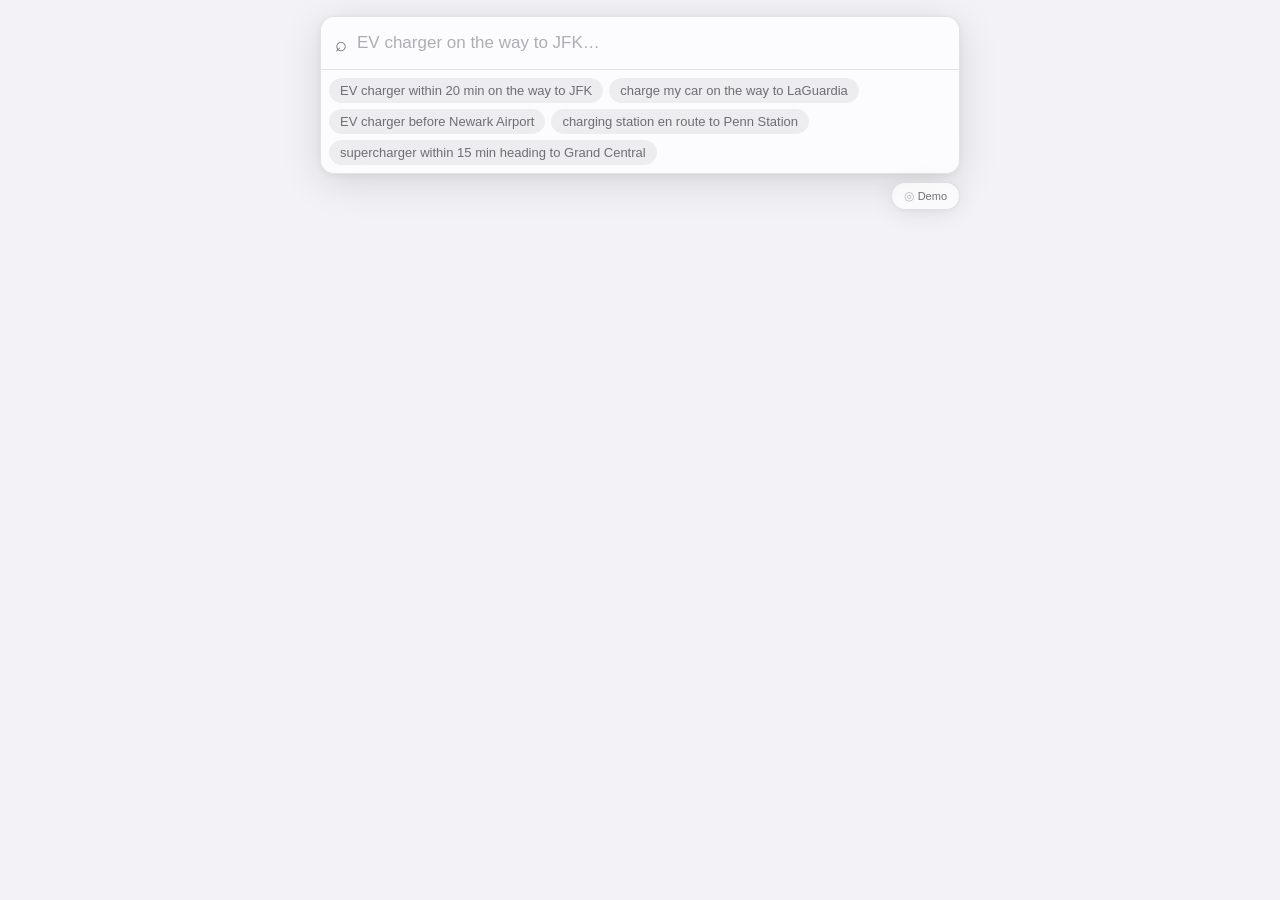
<file: hereabouts/index.html>
<!doctype html>
<html lang="en">
  <head>
    <meta charset="UTF-8" />
    <meta name="viewport" content="width=device-width, initial-scale=1.0" />
    <title>Hereabouts</title>
    <!--
      Content-Security-Policy:
      - No inline scripts (nonce-based would be needed in prod; Vite injects scripts as modules)
      - No external fonts or CDNs at runtime
      - connect-src restricted to self + the local proxy (port 3001)
      - No map tile CDN: tiles come from the bundled PMTiles file
    -->
    <meta
      http-equiv="Content-Security-Policy"
      content="
        default-src 'self';
        script-src 'self' https://cdn.apple-mapkit.com;
        style-src 'self' 'unsafe-inline';
        img-src 'self' blob: data: https://*.apple.com https://cdn.apple-mapkit.com;
        font-src 'self';
        connect-src 'self' http://localhost:3001 https://*.apple.com https://*.apple-mapkit.com https://cdn.apple-mapkit.com;
        worker-src 'self' blob:;
        child-src blob:;
        object-src 'none';
        base-uri 'self';
      "
    />
    <link rel="icon" href="/favicon.svg" type="image/svg+xml" />
    <script type="module" crossorigin src="/hereabouts/assets/index-DkI21TfC.js"></script>
    <link rel="stylesheet" crossorigin href="/hereabouts/assets/index-DM3-ayQO.css">
  </head>
  <body>
    <div id="root"></div>
  </body>
</html>
</file>
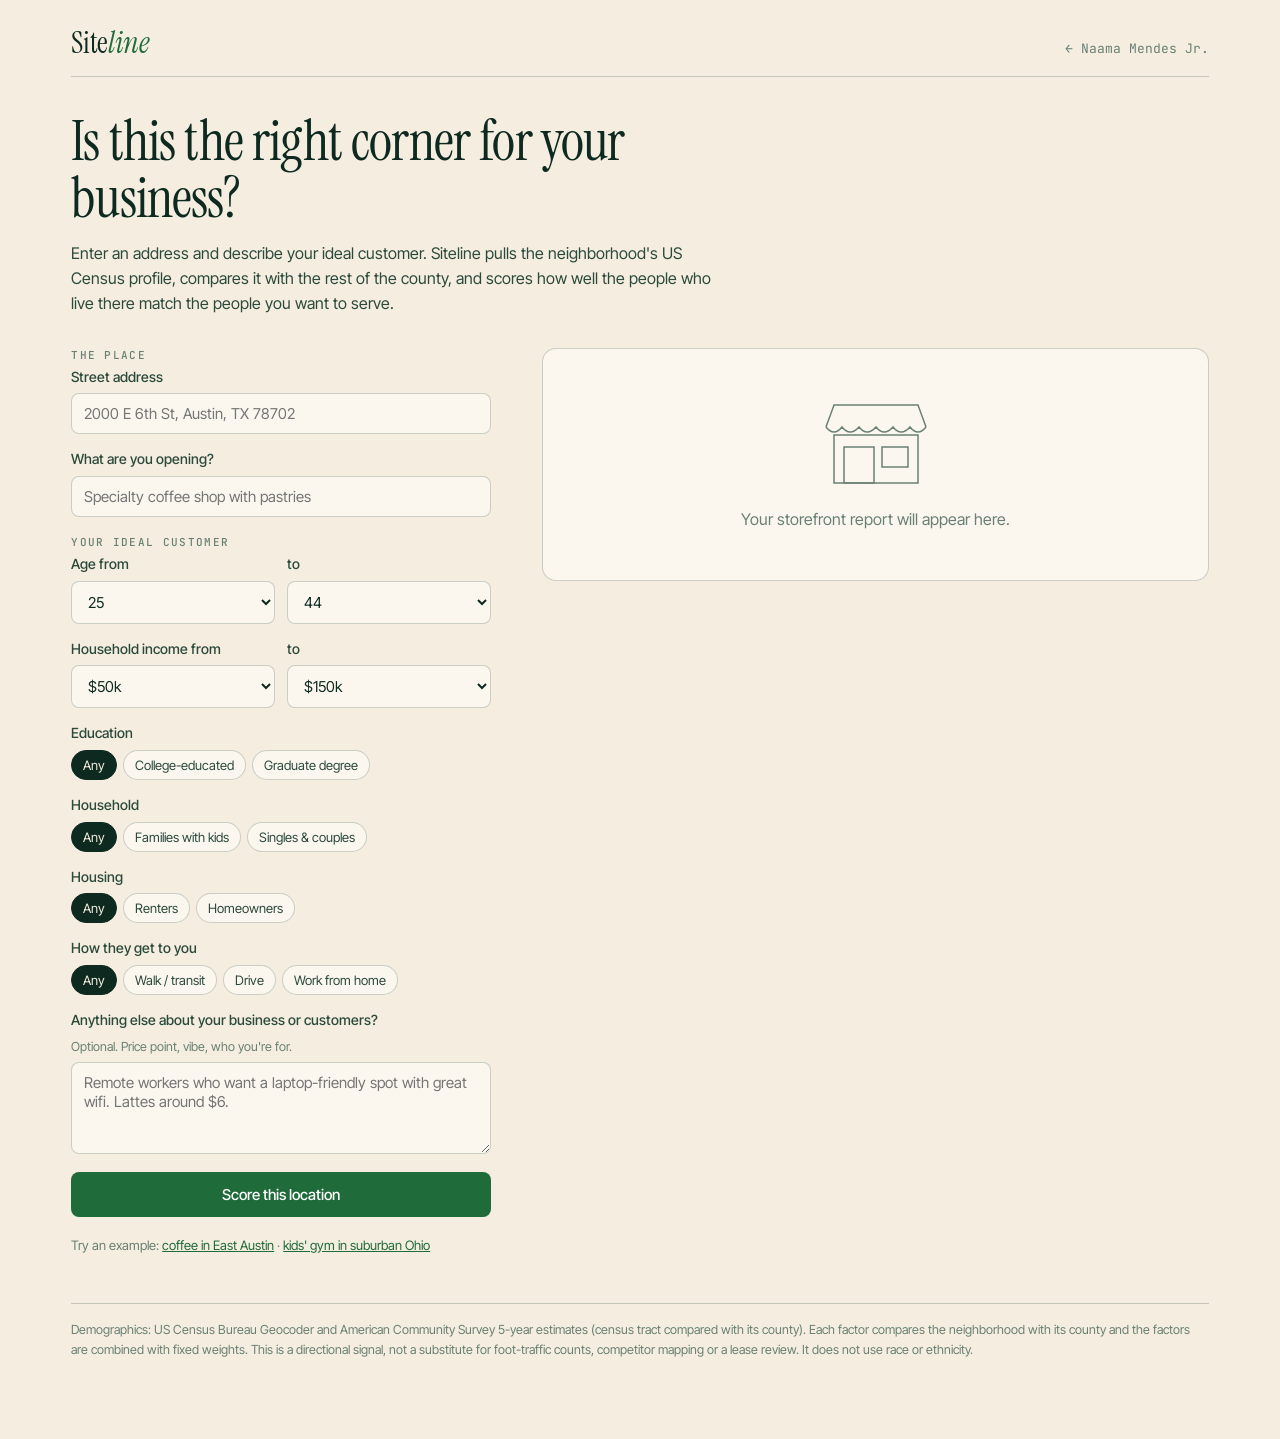
<file: siteline/index.html>
<!doctype html>
<html lang="en">
<head>
<meta charset="UTF-8" />
<meta name="viewport" content="width=device-width, initial-scale=1.0" />
<title>Siteline</title>
<meta name="description" content="Score how well a street address fits your business's ideal customer, using US Census data and the Jev decision model." />
<link rel="preconnect" href="https://fonts.googleapis.com" />
<link rel="preconnect" href="https://fonts.gstatic.com" crossorigin />
<link href="https://fonts.googleapis.com/css2?family=Instrument+Serif:ital@0;1&family=Inter+Tight:wght@300;400;500;600&family=JetBrains+Mono:wght@400;500&display=swap" rel="stylesheet" />
<style>
  :root {
    --bg: #f4ede0; --bg-2: #ece2cc; --card: #fbf7ef;
    --ink: #0e2a20; --ink-2: #2c4a3c; --ink-3: #6a8074;
    --rule: rgba(14,42,32,.20); --rule-soft: rgba(14,42,32,.09);
    --accent: #1f6b3a; --accent-2: #002677; --accent-3: #d6a516; --bad: #a33a2a;
    --hilite: rgba(31,107,58,.14);
    --serif: "Instrument Serif", "Times New Roman", serif;
    --sans: "Inter Tight", "Helvetica Neue", Arial, sans-serif;
    --mono: "JetBrains Mono", ui-monospace, Menlo, monospace;
    color-scheme: light;
  }
  @media (prefers-color-scheme: dark) {
    :root:not([data-theme="light"]) {
      --bg: #07140f; --bg-2: #0e2018; --card: #0b1b14;
      --ink: #f2e9d2; --ink-2: #d6cdb6; --ink-3: #8ea394;
      --rule: rgba(242,233,210,.18); --rule-soft: rgba(242,233,210,.08);
      --accent: #5fc88a; --accent-2: #5b8aff; --accent-3: #ffd840; --bad: #f08a76;
      --hilite: rgba(95,200,138,.16); color-scheme: dark;
    }
  }
  :root[data-theme="dark"] {
    --bg: #07140f; --bg-2: #0e2018; --card: #0b1b14;
    --ink: #f2e9d2; --ink-2: #d6cdb6; --ink-3: #8ea394;
    --rule: rgba(242,233,210,.18); --rule-soft: rgba(242,233,210,.08);
    --accent: #5fc88a; --accent-2: #5b8aff; --accent-3: #ffd840; --bad: #f08a76;
    --hilite: rgba(95,200,138,.16); color-scheme: dark;
  }
  * { box-sizing: border-box; }
  html, body { margin: 0; }
  body {
    background: var(--bg); color: var(--ink); font: 16px/1.55 var(--sans);
    -webkit-font-smoothing: antialiased;
  }
  a { color: inherit; }
  .wrap { max-width: 1240px; margin: 0 auto; padding: 28px clamp(16px, 4vw, 56px) 80px; }
  header.top { display: flex; justify-content: space-between; align-items: baseline; gap: 16px; padding-bottom: 18px; border-bottom: 1px solid var(--rule); }
  .brand { font: 400 30px/1 var(--serif); letter-spacing: -.01em; }
  .brand em { color: var(--accent); }
  .back { font: 13px var(--mono); color: var(--ink-3); text-decoration: none; }
  .back:hover { color: var(--ink); }
  .intro { max-width: 640px; margin: 36px 0 32px; }
  .intro h1 { font: 400 clamp(36px, 5vw, 56px)/1.02 var(--serif); margin: 0 0 14px; letter-spacing: -.015em; }
  .intro p { color: var(--ink-2); margin: 0; }
  .grid { display: grid; grid-template-columns: minmax(0, 420px) minmax(0, 1fr); gap: clamp(24px, 4vw, 56px); align-items: start; }
  @media (max-width: 880px) { .grid { grid-template-columns: 1fr; } }

  form { display: grid; gap: 18px; }
  fieldset { border: 0; padding: 0; margin: 0; display: grid; gap: 14px; }
  legend { font: 500 11px var(--mono); letter-spacing: .12em; text-transform: uppercase; color: var(--ink-3); padding: 0 0 4px; }
  label { display: grid; gap: 6px; font-size: 14px; font-weight: 500; color: var(--ink-2); }
  input[type=text], select, textarea {
    font: 15px var(--sans); color: var(--ink); background: var(--card);
    border: 1px solid var(--rule); border-radius: 8px; padding: 10px 12px; width: 100%;
  }
  textarea { min-height: 92px; resize: vertical; }
  input:focus-visible, select:focus-visible, textarea:focus-visible, button:focus-visible { outline: 2px solid var(--accent); outline-offset: 1px; }
  .row { display: grid; grid-template-columns: 1fr 1fr; gap: 12px; }
  .hint { font-weight: 400; font-size: 12.5px; color: var(--ink-3); }
  .chips { display: flex; flex-wrap: wrap; gap: 6px; }
  .chips input { position: absolute; opacity: 0; pointer-events: none; }
  .chips label { display: inline-block; font: 400 13px var(--sans); padding: 6px 11px; border: 1px solid var(--rule); border-radius: 999px; cursor: pointer; background: var(--card); color: var(--ink-2); }
  .chips input:checked + label { background: var(--ink); color: var(--bg); border-color: var(--ink); }
  .chips input:focus-visible + label { outline: 2px solid var(--accent); outline-offset: 1px; }
  .chip-group { display: grid; gap: 6px; }
  .chip-group > span { font-size: 14px; font-weight: 500; color: var(--ink-2); }
  button.go {
    font: 500 15px var(--sans); background: var(--accent); color: #fff; border: 0; border-radius: 8px;
    padding: 13px 18px; cursor: pointer; display: inline-flex; justify-content: center; align-items: center; gap: 10px;
  }
  :root[data-theme="dark"] button.go { color: #07140f; }
  @media (prefers-color-scheme: dark) { :root:not([data-theme="light"]) button.go { color: #07140f; } }
  button.go:disabled { opacity: .6; cursor: progress; }
  .examples { font-size: 13px; color: var(--ink-3); }
  .examples button { font: inherit; background: none; border: 0; padding: 0; color: var(--accent); text-decoration: underline; cursor: pointer; }

  /* results */
  .panel { background: var(--card); border: 1px solid var(--rule); border-radius: 14px; overflow: hidden; }
  .empty { padding: 48px 32px; text-align: center; color: var(--ink-3); }
  .empty svg { width: 120px; height: auto; margin-bottom: 14px; color: var(--ink-3); }
  .awning { height: 34px; background: repeating-linear-gradient(90deg, var(--accent) 0 34px, var(--card) 34px 68px); border-bottom: 1px solid var(--rule); position: relative; }
  .awning::after { content: ""; position: absolute; left: 0; right: 0; bottom: -9px; height: 9px;
    background: radial-gradient(circle at 17px 0, var(--accent) 17px, transparent 17.5px) 0 0 / 68px 9px repeat-x; }
  .sign { padding: 30px 28px 20px; display: grid; grid-template-columns: auto 1fr; gap: 24px; align-items: center; border-bottom: 1px solid var(--rule-soft); }
  @media (max-width: 520px) { .sign { grid-template-columns: 1fr; } }
  .dial { width: 132px; height: 132px; position: relative; }
  .dial svg { width: 100%; height: 100%; transform: rotate(-90deg); }
  .dial .n { position: absolute; inset: 0; display: grid; place-items: center; font: 400 52px/1 var(--serif); }
  .dial .n small { display: block; font: 11px var(--mono); color: var(--ink-3); text-align: center; letter-spacing: .1em; }
  .biz { font: 500 11px var(--mono); letter-spacing: .12em; text-transform: uppercase; color: var(--ink-3); }
  .verdict { font: 400 34px/1.1 var(--serif); margin: 4px 0 6px; }
  .where { font-size: 14px; color: var(--ink-2); }
  .meta { font: 12px var(--mono); color: var(--ink-3); margin-top: 8px; }
  .tags { display: flex; gap: 6px; flex-wrap: wrap; margin-top: 10px; }
  .tag { font-size: 12.5px; padding: 3px 9px; border-radius: 999px; background: var(--hilite); color: var(--ink); }
  .tag.risk { background: color-mix(in srgb, var(--bad) 16%, transparent); }
  section.block { padding: 22px 28px; border-bottom: 1px solid var(--rule-soft); }
  section.block:last-child { border-bottom: 0; }
  h3 { font: 500 11px var(--mono); letter-spacing: .12em; text-transform: uppercase; color: var(--ink-3); margin: 0 0 14px; }
  .dim { display: grid; grid-template-columns: 150px 1fr 44px; gap: 6px 14px; align-items: center; padding: 10px 0; border-top: 1px solid var(--rule-soft); }
  .dim:first-of-type { border-top: 0; }
  .dim .name { font-weight: 500; font-size: 14.5px; }
  .dim .name span { display: block; font: 11px var(--mono); color: var(--ink-3); font-weight: 400; }
  .bar { height: 8px; background: var(--rule-soft); border-radius: 99px; overflow: hidden; }
  .bar i { display: block; height: 100%; border-radius: 99px; background: var(--accent); transition: width .8s cubic-bezier(.2,.7,.2,1); }
  .dim .val { font: 500 14px var(--mono); text-align: right; }
  .dim .why { grid-column: 2 / 4; font-size: 13px; color: var(--ink-2); }
  .dim .why ul { margin: 4px 0 0; padding-left: 16px; color: var(--ink-3); }
  @media (max-width: 520px) { .dim { grid-template-columns: 1fr 44px; } .dim .bar { grid-column: 1 / 3; grid-row: 2; } .dim .why { grid-column: 1 / 3; } }
  .caveat { font-size: 13.5px; padding: 10px 12px; border-left: 3px solid var(--accent-3); background: var(--bg-2); border-radius: 4px; margin-top: 8px; }
  table { width: 100%; border-collapse: collapse; font-size: 13.5px; }
  th, td { text-align: right; padding: 7px 0 7px 12px; border-top: 1px solid var(--rule-soft); font-variant-numeric: tabular-nums; }
  th:first-child, td:first-child { text-align: left; padding-left: 0; color: var(--ink-2); }
  thead th { font: 500 11px var(--mono); letter-spacing: .08em; text-transform: uppercase; color: var(--ink-3); border-top: 0; }
  td.up { color: var(--accent); }
  .error { padding: 20px 24px; color: var(--bad); }
  .spin { width: 16px; height: 16px; border: 2px solid currentColor; border-right-color: transparent; border-radius: 50%; animation: spin .8s linear infinite; }
  @keyframes spin { to { transform: rotate(360deg); } }
  .loading { padding: 48px 28px; color: var(--ink-2); display: grid; gap: 10px; }
  .loading p { margin: 0; display: flex; align-items: center; gap: 10px; }
  .loading p.done { color: var(--ink-3); }
  footer { margin-top: 48px; padding-top: 16px; border-top: 1px solid var(--rule); font-size: 12.5px; color: var(--ink-3); }
  @media (prefers-reduced-motion: reduce) { .bar i { transition: none; } .spin { animation-duration: 2.4s; } }
</style>
</head>
<body>
<div class="wrap">
  <header class="top">
    <div class="brand">Site<em>line</em></div>
    <a class="back" href="/">← Naama Mendes Jr.</a>
  </header>

  <div class="intro">
    <h1>Is this the right corner for your business?</h1>
    <p>Enter an address and describe your ideal customer. Siteline pulls the neighborhood's US Census profile, compares it with the rest of the county, and scores how well the people who live there match the people you want to serve.</p>
  </div>

  <div class="grid">
    <form id="f" novalidate>
      <fieldset>
        <legend>The place</legend>
        <label>Street address
          <input type="text" name="address" required autocomplete="street-address" placeholder="2000 E 6th St, Austin, TX 78702" />
        </label>
        <label>What are you opening?
          <input type="text" name="business" required placeholder="Specialty coffee shop with pastries" />
        </label>
      </fieldset>

      <fieldset>
        <legend>Your ideal customer</legend>
        <div class="row">
          <label>Age from <select name="ageMin"></select></label>
          <label>to <select name="ageMax"></select></label>
        </div>
        <div class="row">
          <label>Household income from <select name="incomeMin"></select></label>
          <label>to <select name="incomeMax"></select></label>
        </div>
        <div class="chip-group"><span>Education</span>
          <div class="chips" data-name="education" data-opts="any:Any|college:College-educated|graduate:Graduate degree"></div></div>
        <div class="chip-group"><span>Household</span>
          <div class="chips" data-name="household" data-opts="any:Any|families:Families with kids|no_kids:Singles &amp; couples"></div></div>
        <div class="chip-group"><span>Housing</span>
          <div class="chips" data-name="housing" data-opts="any:Any|renters:Renters|owners:Homeowners"></div></div>
        <div class="chip-group"><span>How they get to you</span>
          <div class="chips" data-name="mobility" data-opts="any:Any|walk_transit:Walk / transit|drive:Drive|remote:Work from home"></div></div>
        <label>Anything else about your business or customers? <span class="hint">Optional. Price point, vibe, who you're for.</span>
          <textarea name="notes" maxlength="1500" placeholder="Remote workers who want a laptop-friendly spot with great wifi. Lattes around $6."></textarea>
        </label>
      </fieldset>

      <button class="go" type="submit" id="go">Score this location</button>
      <div class="examples">Try an example: <button type="button" data-ex="0">coffee in East Austin</button> · <button type="button" data-ex="1">kids' gym in suburban Ohio</button></div>
    </form>

    <div class="panel" id="out" aria-live="polite">
      <div class="empty">
        <svg viewBox="0 0 120 90" fill="none" stroke="currentColor" stroke-width="1.5" aria-hidden="true">
          <path d="M10 30 L18 8 H102 L110 30" /><path d="M10 30 q8 10 16 0 q8 10 17 0 q8 10 17 0 q8 10 17 0 q8 10 17 0 q8 10 16 0" />
          <rect x="18" y="38" width="84" height="48" /><rect x="28" y="50" width="30" height="36" /><rect x="66" y="50" width="26" height="20" />
        </svg>
        <div>Your storefront report will appear here.</div>
      </div>
    </div>
  </div>

  <footer>
    Demographics: US Census Bureau Geocoder and American Community Survey 5-year estimates (census tract compared with its county). Each factor compares the neighborhood with its county and the factors are combined with fixed weights. This is a directional signal, not a substitute for foot-traffic counts, competitor mapping or a lease review. It does not use race or ethnicity.
  </footer>
</div>

<script>
(() => {
  const $ = (s, el = document) => el.querySelector(s);
  const f = $("#f"), out = $("#out"), go = $("#go");
  const esc = (s) => String(s ?? "").replace(/[&<>"']/g, (c) => ({ "&": "&amp;", "<": "&lt;", ">": "&gt;", '"': "&quot;", "'": "&#39;" }[c]));

  // Selects
  const ages = [18, 21, 25, 30, 35, 40, 45, 50, 55, 60, 65, 70, 75, 85];
  const incomes = [0, 25000, 35000, 50000, 75000, 100000, 125000, 150000, 200000, 400000];
  const money = (n) => (n >= 400000 ? "$200k+ (no cap)" : n === 0 ? "$0" : `$${n / 1000}k`);
  const fill = (sel, vals, fmt, def) => { sel.innerHTML = vals.map((v) => `<option value="${v}"${v === def ? " selected" : ""}>${fmt(v)}</option>`).join(""); };
  fill(f.ageMin, ages.slice(0, -1), String, 25);
  fill(f.ageMax, ages.slice(1).map((a) => (a === 85 ? 99 : a - 1)), (a) => (a === 99 ? "85+" : String(a)), 44);
  fill(f.incomeMin, incomes.slice(0, -1), money, 50000);
  fill(f.incomeMax, incomes.slice(1), money, 150000);

  // Chips
  document.querySelectorAll(".chips").forEach((box) => {
    const name = box.dataset.name;
    box.innerHTML = box.dataset.opts.split("|").map((pair, i) => {
      const [v, l] = pair.split(":");
      const id = `${name}-${v}`;
      return `<input type="radio" name="${name}" id="${id}" value="${v}"${i === 0 ? " checked" : ""}><label for="${id}">${l}</label>`;
    }).join("");
  });

  const EXAMPLES = [
    { address: "2000 E 6th St, Austin, TX 78702", business: "Specialty coffee shop with pastries", ageMin: 25, ageMax: 39, incomeMin: 50000, incomeMax: 200000,
      education: "college", household: "no_kids", housing: "renters", mobility: "remote",
      notes: "Remote workers and young professionals who want a laptop-friendly spot with great wifi. Lattes around $6." },
    { address: "6665 Perimeter Loop Rd, Dublin, OH 43017", business: "Kids' gymnastics and play gym", ageMin: 30, ageMax: 44, incomeMin: 75000, incomeMax: 400000,
      education: "any", household: "families", housing: "owners", mobility: "drive",
      notes: "Parents of kids aged 3-10. Classes are $120/month. Parking matters." },
  ];
  document.querySelectorAll("[data-ex]").forEach((b) => b.addEventListener("click", () => {
    const ex = EXAMPLES[+b.dataset.ex];
    for (const [k, v] of Object.entries(ex)) {
      const el = f.elements[k];
      if (el instanceof RadioNodeList) el.value = v; else if (el) el.value = v;
    }
    f.requestSubmit();
  }));

  const STEPS = ["Finding the address in Census records", "Pulling neighborhood demographics", "Scoring the fit"];
  function showLoading() {
    out.innerHTML = `<div class="loading">${STEPS.map((s, i) => `<p data-i="${i}">${i === 0 ? '<span class="spin"></span>' : '<span style="width:16px"></span>'}${s}</p>`).join("")}</div>`;
    let i = 0;
    return setInterval(() => {
      if (i >= STEPS.length - 1) return;
      const cur = out.querySelector(`[data-i="${i}"]`); if (!cur) return;
      cur.classList.add("done"); cur.firstChild.outerHTML = '<span style="width:16px">✓</span>';
      i++; const next = out.querySelector(`[data-i="${i}"]`); next.firstChild.outerHTML = '<span class="spin"></span>';
    }, 1400);
  }

  f.addEventListener("submit", async (e) => {
    e.preventDefault();
    const d = Object.fromEntries(new FormData(f));
    if (!d.address.trim() || !d.business.trim()) {
      out.innerHTML = `<div class="error">Add an address and what you're opening.</div>`;
      return;
    }
    const payload = {
      address: d.address, business: d.business, notes: d.notes,
      icp: { ageMin: +d.ageMin, ageMax: +d.ageMax, incomeMin: +d.incomeMin, incomeMax: +d.incomeMax,
        education: d.education, household: d.household, housing: d.housing, mobility: d.mobility },
    };
    go.disabled = true; go.innerHTML = '<span class="spin"></span> Scoring…';
    const timer = showLoading();
    try {
      const res = await fetch("/api/siteline", { method: "POST", headers: { "Content-Type": "application/json" }, body: JSON.stringify(payload) });
      const data = await res.json().catch(() => ({ error: "The server returned an unexpected response." }));
      if (!res.ok) throw new Error(data.error || "Something went wrong.");
      render(data, payload);
      if (window.matchMedia("(max-width: 880px)").matches) out.scrollIntoView({ behavior: "smooth", block: "start" });
    } catch (err) {
      out.innerHTML = `<div class="error">${esc(err.message)}</div>`;
    } finally {
      clearInterval(timer);
      go.disabled = false; go.textContent = "Score this location";
    }
  });

  const pct = (x) => (x == null ? "—" : `${Math.round(x * 100)}%`);
  const usd = (x) => (x == null ? "—" : `$${Math.round(x).toLocaleString()}`);
  const num = (x) => (x == null ? "—" : Math.round(x).toLocaleString());

  function render(r, p) {
    const color = r.score >= 60 ? "var(--accent)" : r.score >= 45 ? "var(--accent-3)" : "var(--bad)";
    const C = 2 * Math.PI * 56;
    const rows = [
      ["Residents", "population", num],
      ["People per sq mi", "populationPerSqMi", num],
      [`In your age range (${p.icp.ageMin}–${p.icp.ageMax >= 85 ? "85+" : p.icp.ageMax})`, "shareInTargetAge", pct, true],
      ["In your income range", "shareInTargetIncome", pct, true],
      ["Median age", "medianAge", (x) => (x == null ? "—" : x.toFixed(1))],
      ["Median household income", "medianHouseholdIncome", usd],
      ["Households earning $100k+", "shareHouseholdsOver100k", pct],
      ["Bachelor's degree or higher", "shareBachelorsPlus", pct],
      ["Households with kids", "shareHouseholdsWithKids", pct],
      ["Renter households", "shareRenters", pct],
      ["Work from home", "shareWorkFromHome", pct],
      ["Walk or take transit to work", null, (t) => pct((t.shareCommuteWalk ?? 0) + (t.shareCommuteTransit ?? 0))],
      ["Median rent", "medianGrossRent", usd],
    ];
    out.innerHTML = `
      <div class="awning" aria-hidden="true"></div>
      <div class="sign">
        <div class="dial" role="img" aria-label="Fit score ${r.score} out of 100">
          <svg viewBox="0 0 132 132"><circle cx="66" cy="66" r="56" fill="none" stroke="var(--rule-soft)" stroke-width="10"/>
            <circle id="arc" cx="66" cy="66" r="56" fill="none" stroke="${color}" stroke-width="10" stroke-linecap="round"
              stroke-dasharray="${C}" stroke-dashoffset="${C}" style="transition: stroke-dashoffset 1s cubic-bezier(.2,.7,.2,1)"/></svg>
          <div class="n"><div>${r.score}<small>/ 100</small></div></div>
        </div>
        <div>
          <div class="biz">${esc(p.business)}</div>
          <div class="verdict" style="color:${color}">${esc(r.verdict.label)}</div>
          <div class="where">${esc(r.location.address)}<br>${esc(r.location.tract)}, ${esc(r.location.county)}</div>
          <div class="tags">
            ${r.strengths.map((s) => `<span class="tag">↑ ${esc(s)}</span>`).join("")}
            ${r.risks.map((s) => `<span class="tag risk">↓ ${esc(s)}</span>`).join("")}
          </div>
          <div class="meta">${r.confidence != null ? `Jev confidence ${Math.round(r.confidence * 100)}% · ${esc(r.model)}` : "Scored against the county average"}${r.notesRead && r.notesRead.length ? ` · From your notes: ${esc(r.notesRead.join(", "))}` : ""}</div>
        </div>
      </div>
      ${r.caveats.length ? `<section class="block">${r.caveats.map((c) => `<div class="caveat">${esc(c)}</div>`).join("")}</section>` : ""}
      <section class="block">
        <h3>How the score breaks down</h3>
        ${r.dimensions.map((d) => `
          <div class="dim">
            <div class="name">${esc(d.label)}<span>${d.weight}% weight</span></div>
            <div class="bar"><i style="width:0" data-w="${d.score}"></i></div>
            <div class="val">${d.score}</div>
            <div class="why">${esc(d.reading)}.<ul>${d.evidence.map((e) => `<li>${esc(e)}</li>`).join("")}</ul></div>
          </div>`).join("")}
      </section>
      <section class="block">
        <h3>Neighborhood vs. county</h3>
        <table>
          <thead><tr><th>ACS ${esc(r.location.acsYear)} 5-year</th><th>This tract</th><th>County</th></tr></thead>
          <tbody>${rows.map(([label, key, fmt, hl]) => {
            const t = key ? r.tract[key] : r.tract, c = key ? r.county[key] : r.county;
            const up = hl && key && t != null && c != null && t > c * 1.1;
            return `<tr><td>${esc(label)}</td><td class="${up ? "up" : ""}">${fmt(t)}</td><td>${fmt(c)}</td></tr>`;
          }).join("")}</tbody>
        </table>
      </section>`;
    requestAnimationFrame(() => requestAnimationFrame(() => {
      $("#arc").style.strokeDashoffset = C * (1 - r.score / 100);
      out.querySelectorAll(".bar i").forEach((i) => (i.style.width = i.dataset.w + "%"));
    }));
  }
})();
</script>
</body>
</html>
</file>
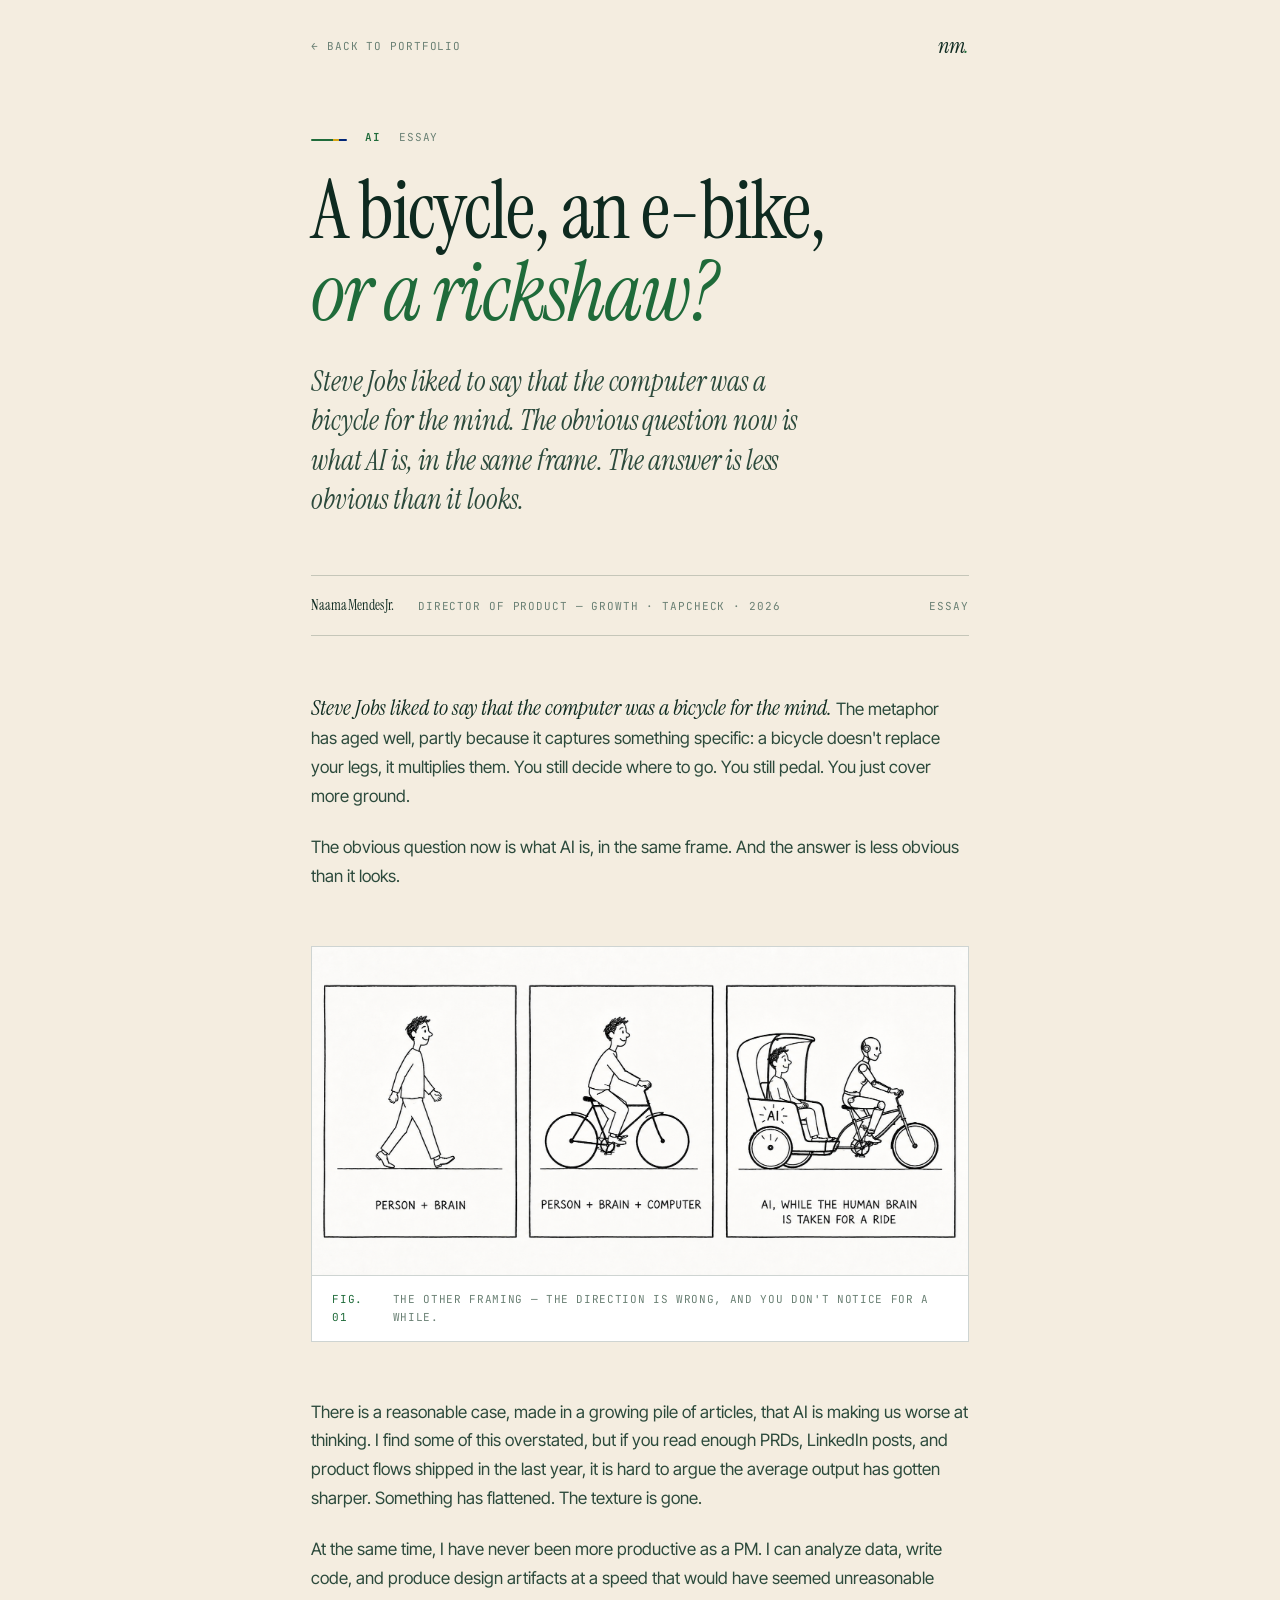
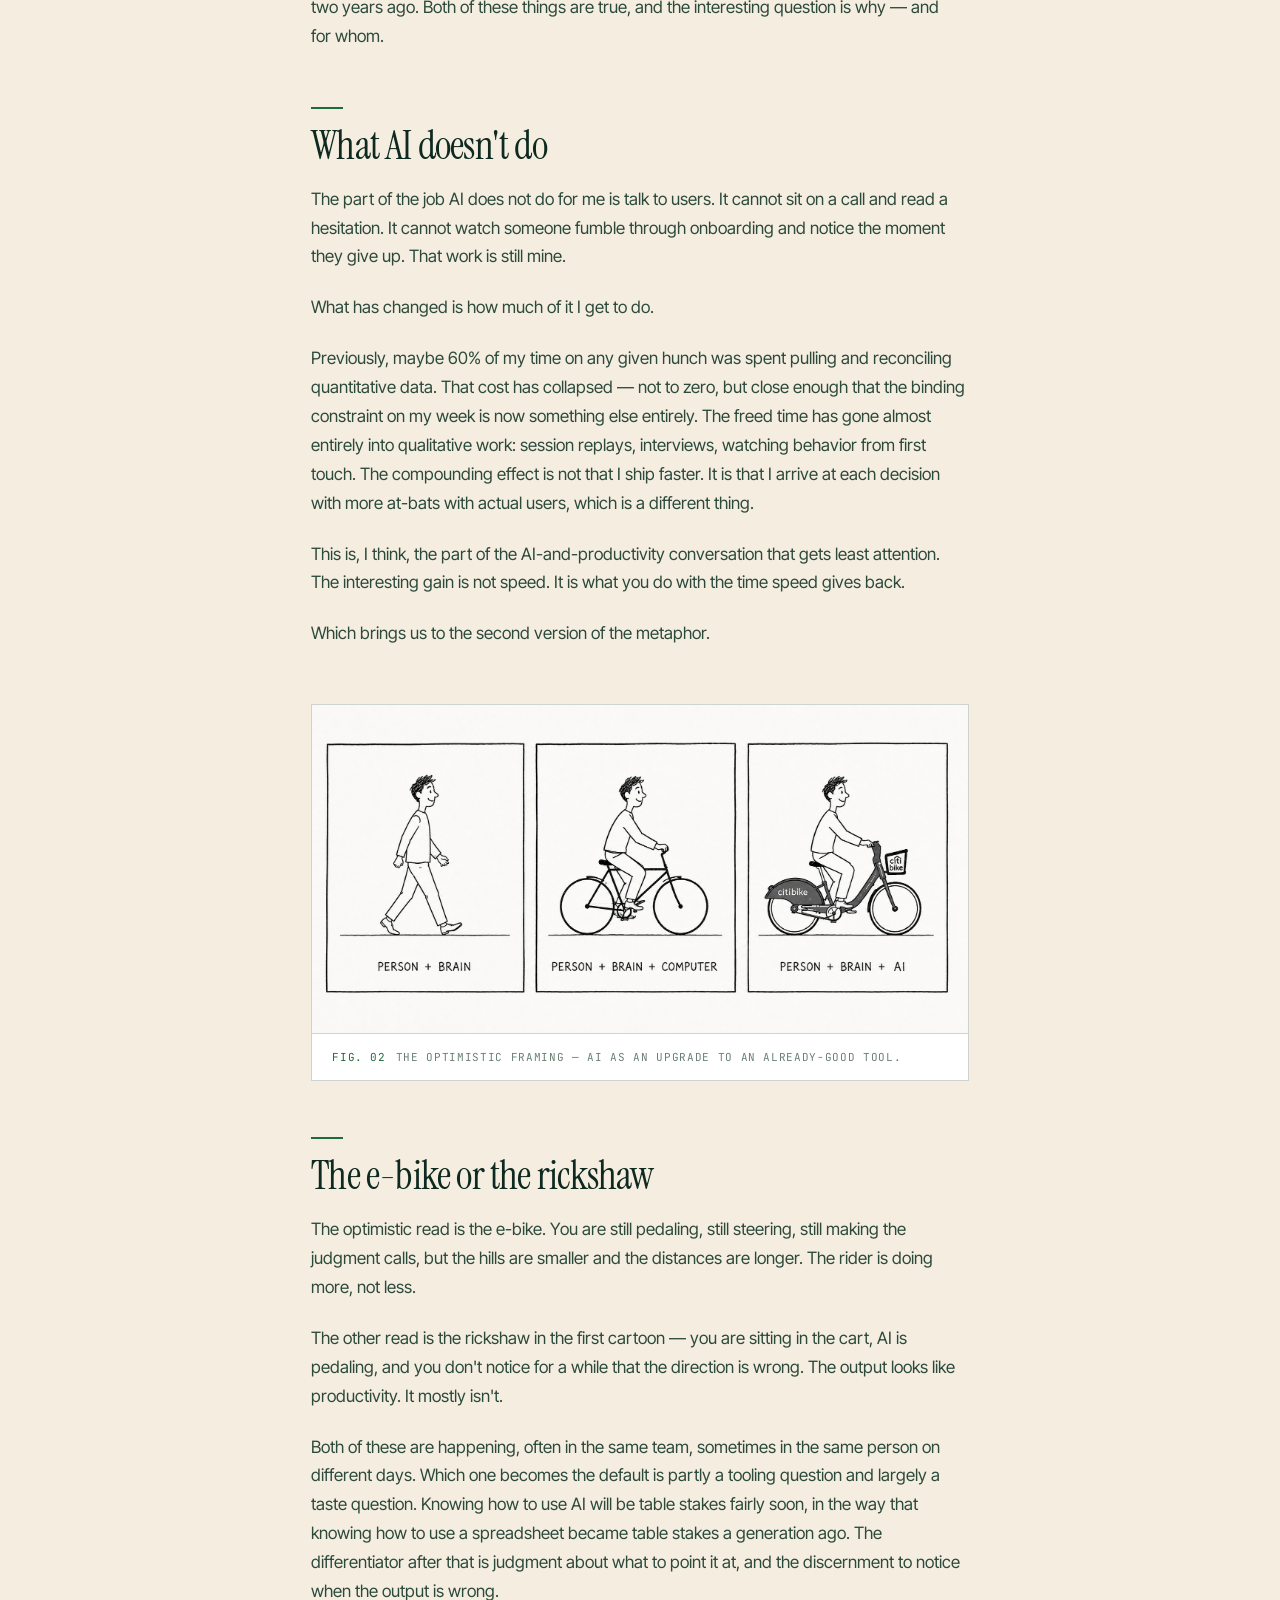
<file: writing/bicycle-ebike-rickshaw.html>
<!doctype html>
<html lang="en" data-theme="light">
<head>
<meta charset="utf-8" />
<meta name="viewport" content="width=device-width, initial-scale=1" />
<title>A bicycle, an e-bike, or a rickshaw? — Naama Mendes Jr.</title>
<link rel="preconnect" href="https://fonts.googleapis.com">
<link rel="preconnect" href="https://fonts.gstatic.com" crossorigin>
<link href="https://fonts.googleapis.com/css2?family=Inter+Tight:wght@400;500;600;700;800&family=Instrument+Serif:ital@0;1&family=JetBrains+Mono:wght@400;500&display=swap" rel="stylesheet">
<link rel="stylesheet" href="post.css" />
</head>
<body>
  <article class="post-shell">
    <div class="post-top">
      <a class="post-back" href="../index.html">Back to portfolio</a>
      <span class="post-mono">nm<span style="color:var(--accent);font-style:italic">.</span></span>
    </div>

    <div class="post-meta">
      <span class="stripe" aria-hidden="true"></span>
      <span class="tag">AI</span>
      <span>Essay</span>
    </div>

    <h1 class="post-title">A bicycle, an e-bike, <em>or a rickshaw?</em></h1>

    <p class="post-deck">Steve Jobs liked to say that the computer was a bicycle for the mind. The obvious question now is what AI is, in the same frame. The answer is less obvious than it looks.</p>

    <div class="post-byline">
      <div><strong>Naama Mendes Jr.</strong></div>
      <div>Director of Product — Growth · Tapcheck · 2026</div>
      <div style="margin-left:auto">Essay</div>
    </div>

    <div class="post-body">
      <p><span class="lead">Steve Jobs liked to say that the computer was a bicycle for the mind.</span> The metaphor has aged well, partly because it captures something specific: a bicycle doesn't replace your legs, it multiplies them. You still decide where to go. You still pedal. You just cover more ground.</p>

      <p>The obvious question now is what AI is, in the same frame. And the answer is less obvious than it looks.</p>

      <figure class="story-image">
        <img src="img/bicycle-metaphor-1.png" alt="Three panels: Person + Brain (walking), Person + Brain + Computer (riding a bicycle), AI while the human brain is taken for a ride (person in a rickshaw pedaled by a robot)" />
        <div class="caption"><span class="num">Fig. 01</span><span>The other framing — the direction is wrong, and you don't notice for a while.</span></div>
      </figure>

      <p>There is a reasonable case, made in a growing pile of articles, that AI is making us worse at thinking. I find some of this overstated, but if you read enough PRDs, LinkedIn posts, and product flows shipped in the last year, it is hard to argue the average output has gotten sharper. Something has flattened. The texture is gone.</p>

      <p>At the same time, I have never been more productive as a PM. I can analyze data, write code, and produce design artifacts at a speed that would have seemed unreasonable two years ago. Both of these things are true, and the interesting question is why — and for whom.</p>

      <h2>What AI doesn't do</h2>

      <p>The part of the job AI does not do for me is talk to users. It cannot sit on a call and read a hesitation. It cannot watch someone fumble through onboarding and notice the moment they give up. That work is still mine.</p>

      <p>What has changed is how much of it I get to do.</p>

      <p>Previously, maybe 60% of my time on any given hunch was spent pulling and reconciling quantitative data. That cost has collapsed — not to zero, but close enough that the binding constraint on my week is now something else entirely. The freed time has gone almost entirely into qualitative work: session replays, interviews, watching behavior from first touch. The compounding effect is not that I ship faster. It is that I arrive at each decision with more at-bats with actual users, which is a different thing.</p>

      <p>This is, I think, the part of the AI-and-productivity conversation that gets least attention. The interesting gain is not speed. It is what you do with the time speed gives back.</p>

      <p>Which brings us to the second version of the metaphor.</p>

      <figure class="story-image">
        <img src="img/bicycle-metaphor-2.jpg" alt="Three panels: Person + Brain (walking), Person + Brain + Computer (riding a bicycle), Person + Brain + AI (riding a Citibike e-bike)" />
        <div class="caption"><span class="num">Fig. 02</span><span>The optimistic framing — AI as an upgrade to an already-good tool.</span></div>
      </figure>

      <h2>The e-bike or the rickshaw</h2>

      <p>The optimistic read is the e-bike. You are still pedaling, still steering, still making the judgment calls, but the hills are smaller and the distances are longer. The rider is doing more, not less.</p>

      <p>The other read is the rickshaw in the first cartoon — you are sitting in the cart, AI is pedaling, and you don't notice for a while that the direction is wrong. The output looks like productivity. It mostly isn't.</p>

      <p>Both of these are happening, often in the same team, sometimes in the same person on different days. Which one becomes the default is partly a tooling question and largely a taste question. Knowing how to use AI will be table stakes fairly soon, in the way that knowing how to use a spreadsheet became table stakes a generation ago. The differentiator after that is judgment about what to point it at, and the discernment to notice when the output is wrong.</p>
    </div>
  </article>
</body>
</html>
</file>
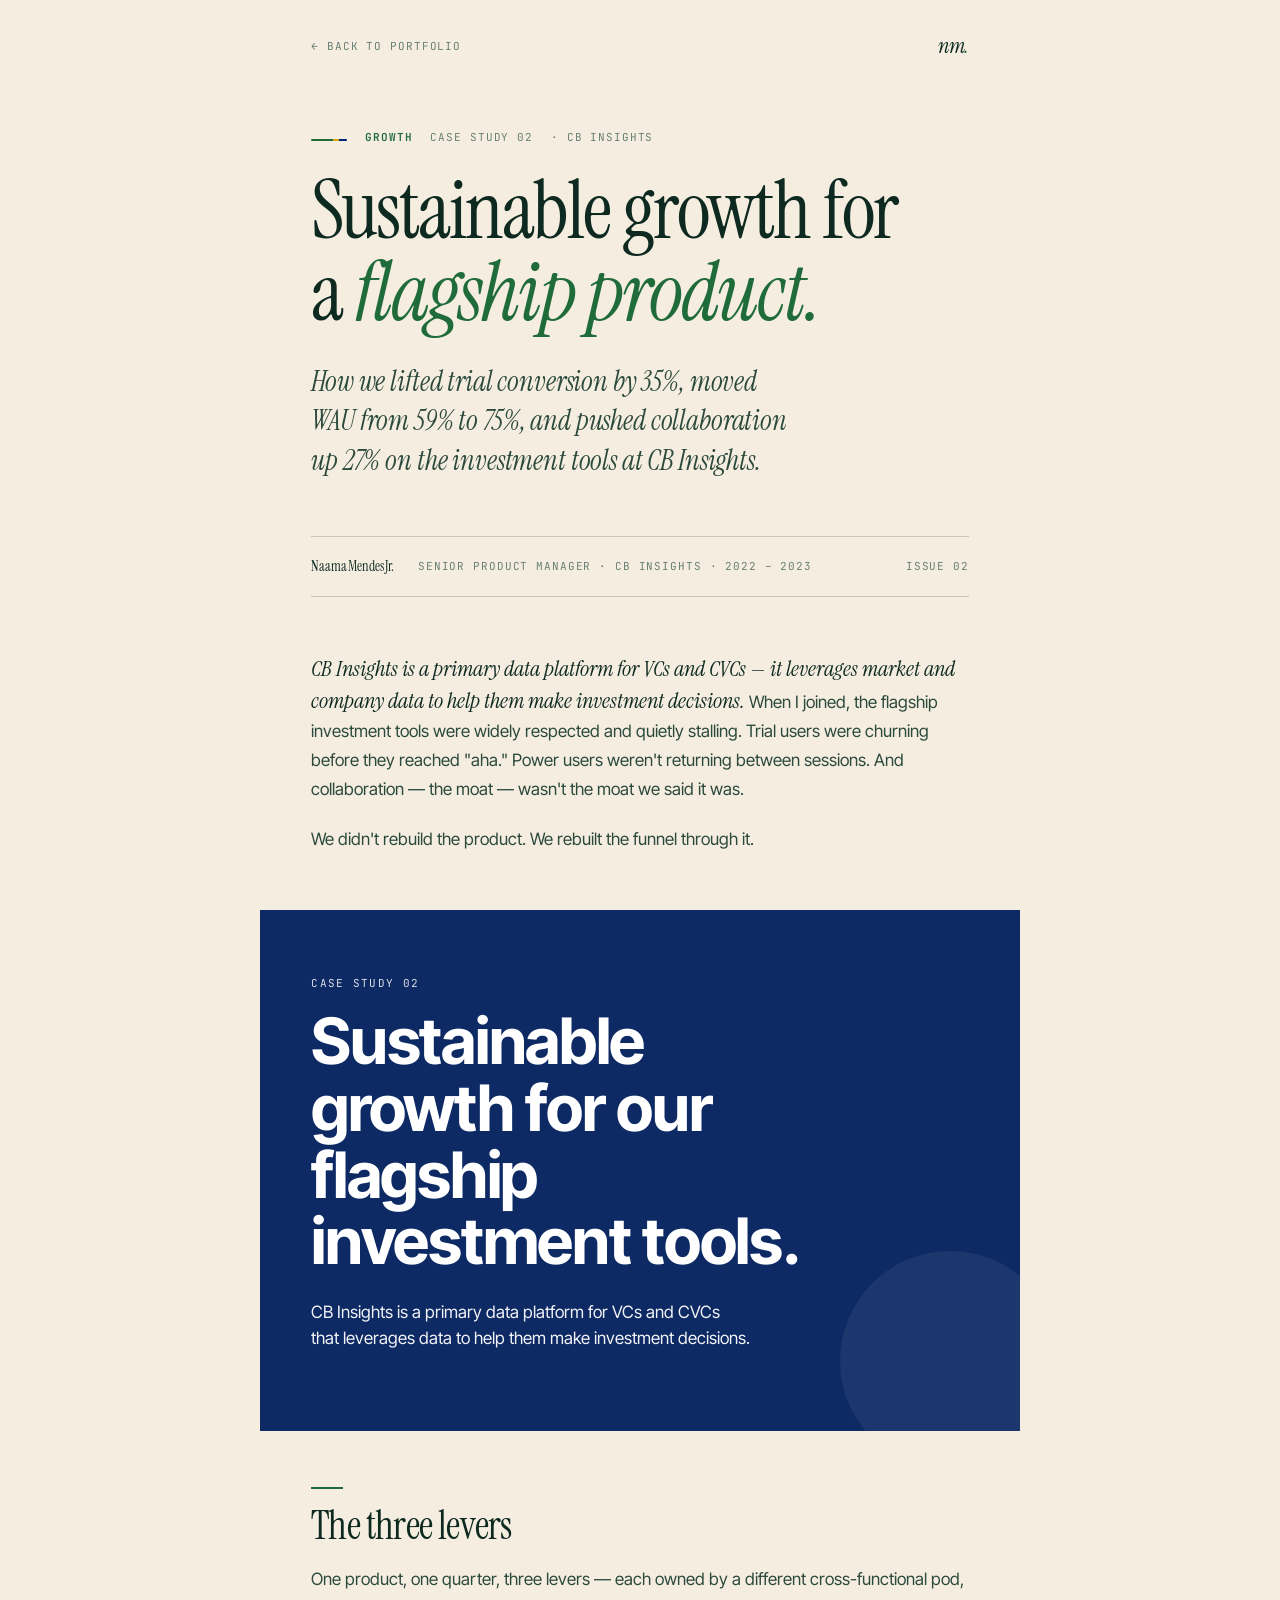
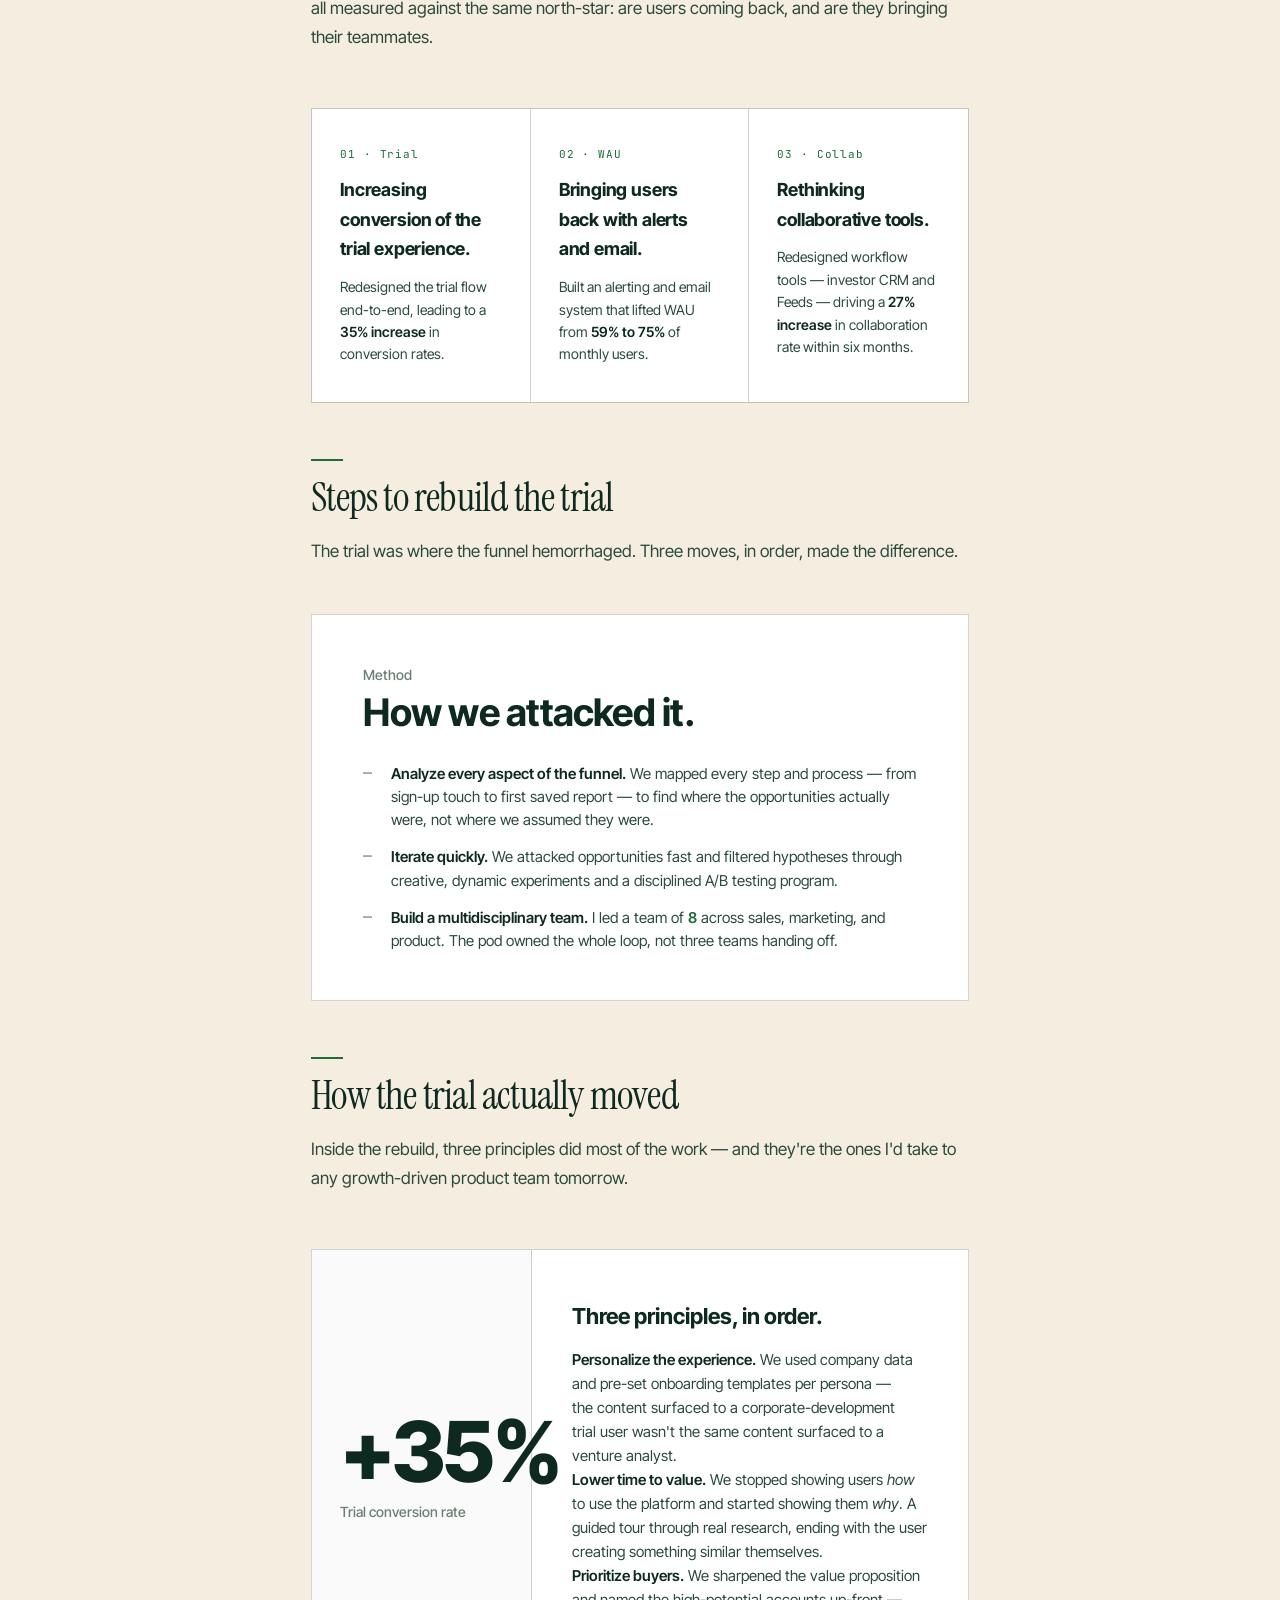
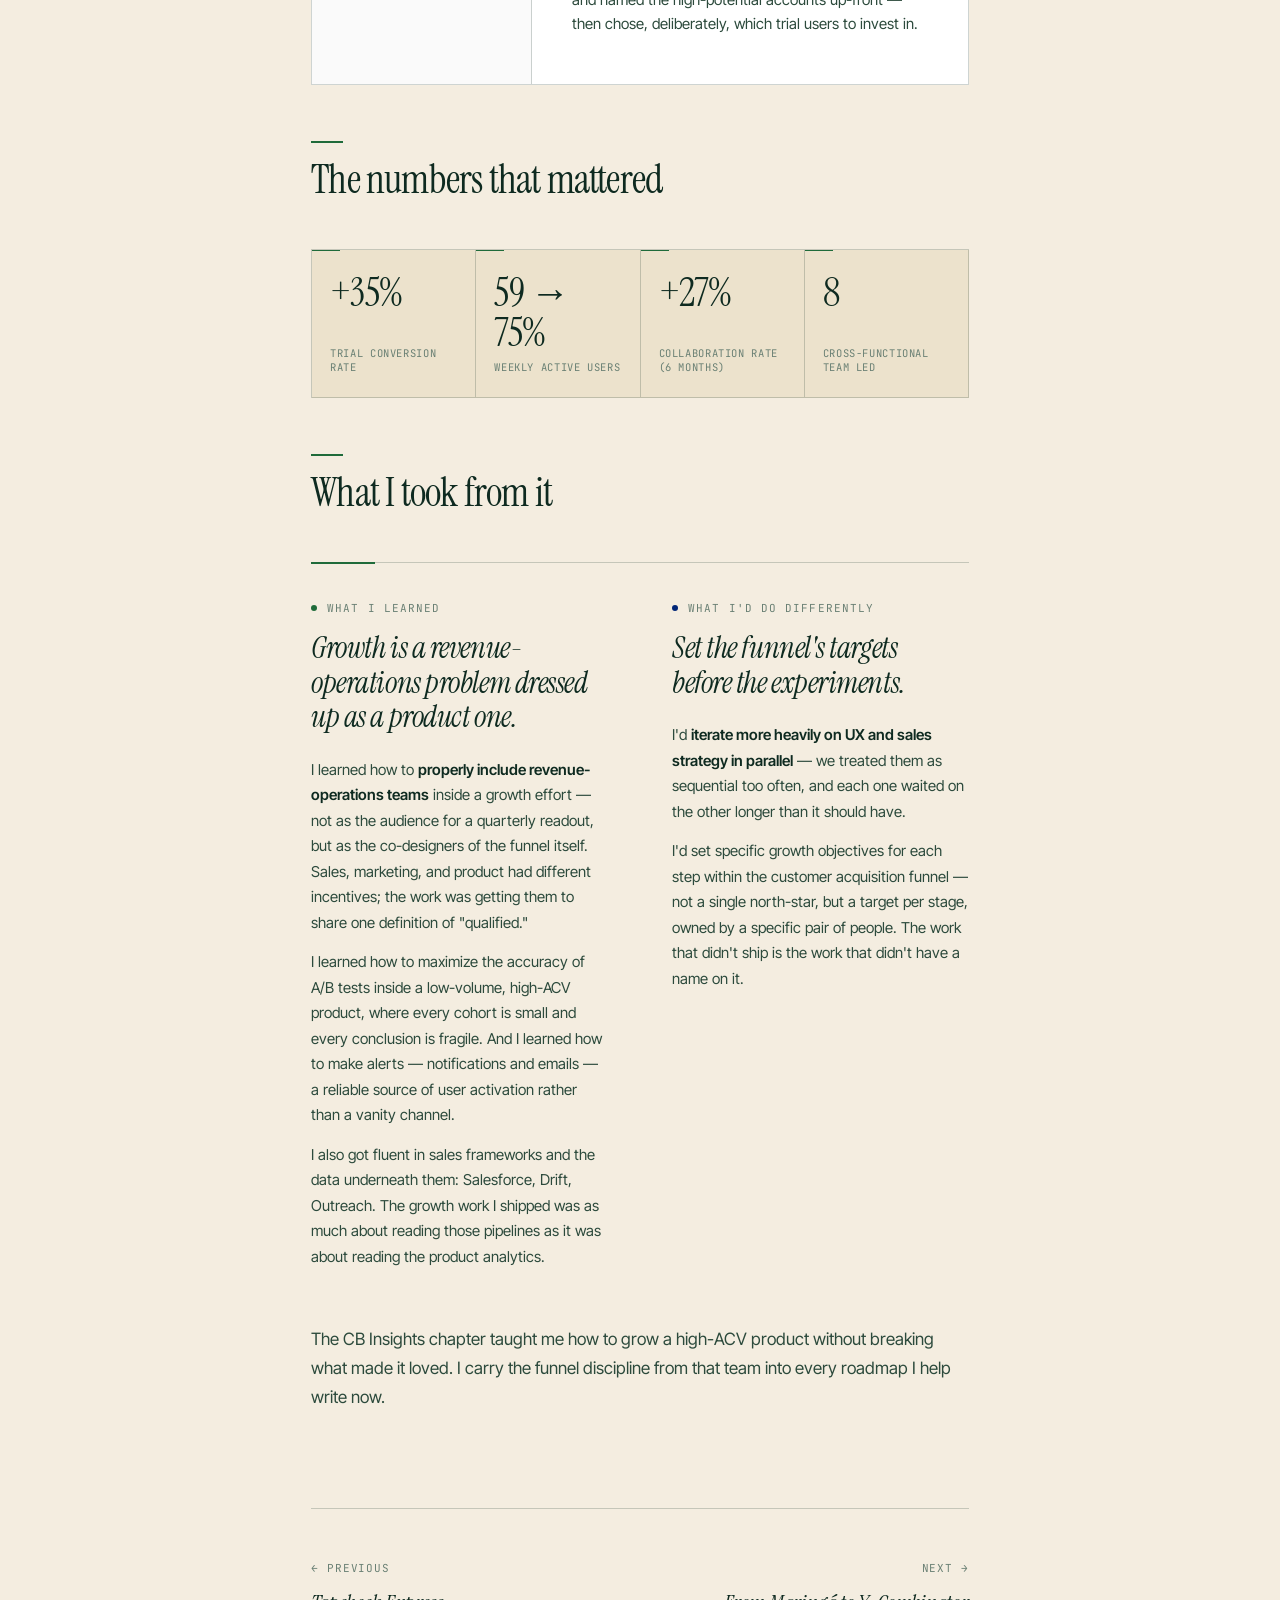
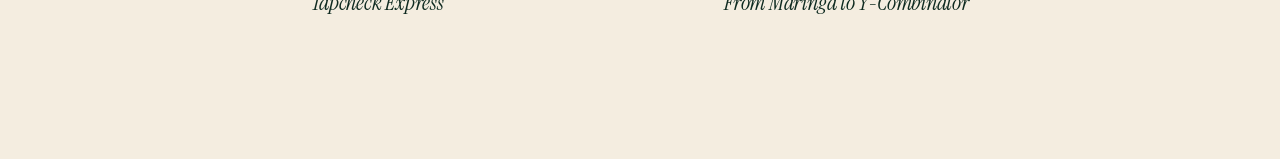
<file: writing/cb-insights-growth.html>
<!doctype html>
<html lang="en" data-theme="light">
<head>
<meta charset="utf-8" />
<meta name="viewport" content="width=device-width, initial-scale=1" />
<title>Sustainable growth at CB Insights — Naama Mendes Jr.</title>
<link rel="preconnect" href="https://fonts.googleapis.com">
<link rel="preconnect" href="https://fonts.gstatic.com" crossorigin>
<link href="https://fonts.googleapis.com/css2?family=Inter+Tight:wght@400;500;600;700;800&family=Instrument+Serif:ital@0;1&family=JetBrains+Mono:wght@400;500&display=swap" rel="stylesheet">
<link rel="stylesheet" href="post.css" />
</head>
<body>
  <article class="post-shell">
    <div class="post-top">
      <a class="post-back" href="../index.html">Back to portfolio</a>
      <span class="post-mono">nm<span style="color:var(--accent);font-style:italic">.</span></span>
    </div>

    <div class="post-meta">
      <span class="stripe" aria-hidden="true"></span>
      <span class="tag">Growth</span>
      <span>Case Study 02</span>
      <span>· CB Insights</span>
    </div>

    <h1 class="post-title">Sustainable growth for a <em>flagship product.</em></h1>

    <p class="post-deck">How we lifted trial conversion by 35%, moved WAU from 59% to 75%, and pushed collaboration up 27% on the investment tools at CB Insights.</p>

    <div class="post-byline">
      <div><strong>Naama Mendes Jr.</strong></div>
      <div>Senior Product Manager · CB Insights · 2022 – 2023</div>
      <div style="margin-left:auto">Issue 02</div>
    </div>

    <div class="post-body">
      <p><span class="lead">CB Insights is a primary data platform for VCs and CVCs — it leverages market and company data to help them make investment decisions.</span> When I joined, the flagship investment tools were widely respected and quietly stalling. Trial users were churning before they reached "aha." Power users weren't returning between sessions. And collaboration — the moat — wasn't the moat we said it was.</p>

      <p>We didn't rebuild the product. We rebuilt the funnel through it.</p>

      <section class="story-cover" aria-label="Case Study 2 cover" style="background:#0e2a64">
        <div class="eyebrow">Case Study 02</div>
        <h3>Sustainable growth for our flagship investment tools.</h3>
        <p>CB Insights is a primary data platform for VCs and CVCs that leverages data to help them make investment decisions.</p>
      </section>

      <h2>The three levers</h2>

      <p>One product, one quarter, three levers — each owned by a different cross-functional pod, all measured against the same north-star: are users coming back, and are they bringing their teammates.</p>

      <section class="story-pillars" aria-label="Three growth levers">
        <div class="pillar">
          <div class="num">01 · Trial</div>
          <h4>Increasing conversion of the trial experience.</h4>
          <p>Redesigned the trial flow end-to-end, leading to a <strong>35% increase</strong> in conversion rates.</p>
        </div>
        <div class="pillar">
          <div class="num">02 · WAU</div>
          <h4>Bringing users back with alerts and email.</h4>
          <p>Built an alerting and email system that lifted WAU from <strong>59% to 75%</strong> of monthly users.</p>
        </div>
        <div class="pillar">
          <div class="num">03 · Collab</div>
          <h4>Rethinking collaborative tools.</h4>
          <p>Redesigned workflow tools — investor CRM and Feeds — driving a <strong>27% increase</strong> in collaboration rate within six months.</p>
        </div>
      </section>

      <h2>Steps to rebuild the trial</h2>

      <p>The trial was where the funnel hemorrhaged. Three moves, in order, made the difference.</p>

      <section class="story-impact" aria-label="Trial rebuild steps">
        <div class="kicker">Method</div>
        <h3>How we attacked it.</h3>
        <ol>
          <li><span><strong>Analyze every aspect of the funnel.</strong> We mapped every step and process — from sign-up touch to first saved report — to find where the opportunities actually were, not where we assumed they were.</span></li>
          <li><span><strong>Iterate quickly.</strong> We attacked opportunities fast and filtered hypotheses through creative, dynamic experiments and a disciplined A/B testing program.</span></li>
          <li><span><strong>Build a multidisciplinary team.</strong> I led a team of <em>8</em> across sales, marketing, and product. The pod owned the whole loop, not three teams handing off.</span></li>
        </ol>
      </section>

      <h2>How the trial actually moved</h2>

      <p>Inside the rebuild, three principles did most of the work — and they're the ones I'd take to any growth-driven product team tomorrow.</p>

      <section class="story-stat" aria-label="Trial conversion lift">
        <div class="stat-num">
          <div class="big">+35%</div>
          <div class="big-sub">Trial conversion rate</div>
        </div>
        <div class="stat-body">
          <h3>Three principles, in order.</h3>
          <p><strong>Personalize the experience.</strong> We used company data and pre-set onboarding templates per persona — the content surfaced to a corporate-development trial user wasn't the same content surfaced to a venture analyst.</p>
          <p><strong>Lower time to value.</strong> We stopped showing users <em>how</em> to use the platform and started showing them <em>why</em>. A guided tour through real research, ending with the user creating something similar themselves.</p>
          <p><strong>Prioritize buyers.</strong> We sharpened the value proposition and named the high-potential accounts up-front — then chose, deliberately, which trial users to invest in.</p>
        </div>
      </section>

      <h2>The numbers that mattered</h2>

      <div class="post-numbers">
        <div class="num-cell"><div class="num-val">+35%</div><div class="num-lbl">Trial conversion rate</div></div>
        <div class="num-cell"><div class="num-val">59 → 75%</div><div class="num-lbl">Weekly active users</div></div>
        <div class="num-cell"><div class="num-val">+27%</div><div class="num-lbl">Collaboration rate (6&nbsp;months)</div></div>
        <div class="num-cell"><div class="num-val">8</div><div class="num-lbl">Cross-functional team led</div></div>
      </div>

      <h2>What I took from it</h2>

      <section class="reflect-pair" aria-label="Reflections">
        <div class="col col-learned">
          <div class="label">What I learned</div>
          <h4>Growth is a revenue-operations problem dressed up as a product one.</h4>
          <p>I learned how to <strong>properly include revenue-operations teams</strong> inside a growth effort — not as the audience for a quarterly readout, but as the co-designers of the funnel itself. Sales, marketing, and product had different incentives; the work was getting them to share one definition of "qualified."</p>
          <p>I learned how to maximize the accuracy of A/B tests inside a low-volume, high-ACV product, where every cohort is small and every conclusion is fragile. And I learned how to make alerts — notifications and emails — a reliable source of user activation rather than a vanity channel.</p>
          <p>I also got fluent in sales frameworks and the data underneath them: Salesforce, Drift, Outreach. The growth work I shipped was as much about reading those pipelines as it was about reading the product analytics.</p>
        </div>
        <div class="col col-different">
          <div class="label">What I'd do differently</div>
          <h4>Set the funnel's targets before the experiments.</h4>
          <p>I'd <strong>iterate more heavily on UX and sales strategy in parallel</strong> — we treated them as sequential too often, and each one waited on the other longer than it should have.</p>
          <p>I'd set specific growth objectives for each step within the customer acquisition funnel — not a single north-star, but a target per stage, owned by a specific pair of people. The work that didn't ship is the work that didn't have a name on it.</p>
        </div>
      </section>

      <p>The CB Insights chapter taught me how to grow a high-ACV product without breaking what made it loved. I carry the funnel discipline from that team into every roadmap I help write now.</p>
    </div>

    <nav class="post-foot">
      <a href="tapcheck-express.html">
        <span>← Previous</span>
        <strong>Tapcheck Express</strong>
      </a>
      <a class="next" href="maringa-yc.html">
        <span>Next →</span>
        <strong>From Maringá to Y-Combinator</strong>
      </a>
    </nav>
  </article>
</body>
</html>
</file>
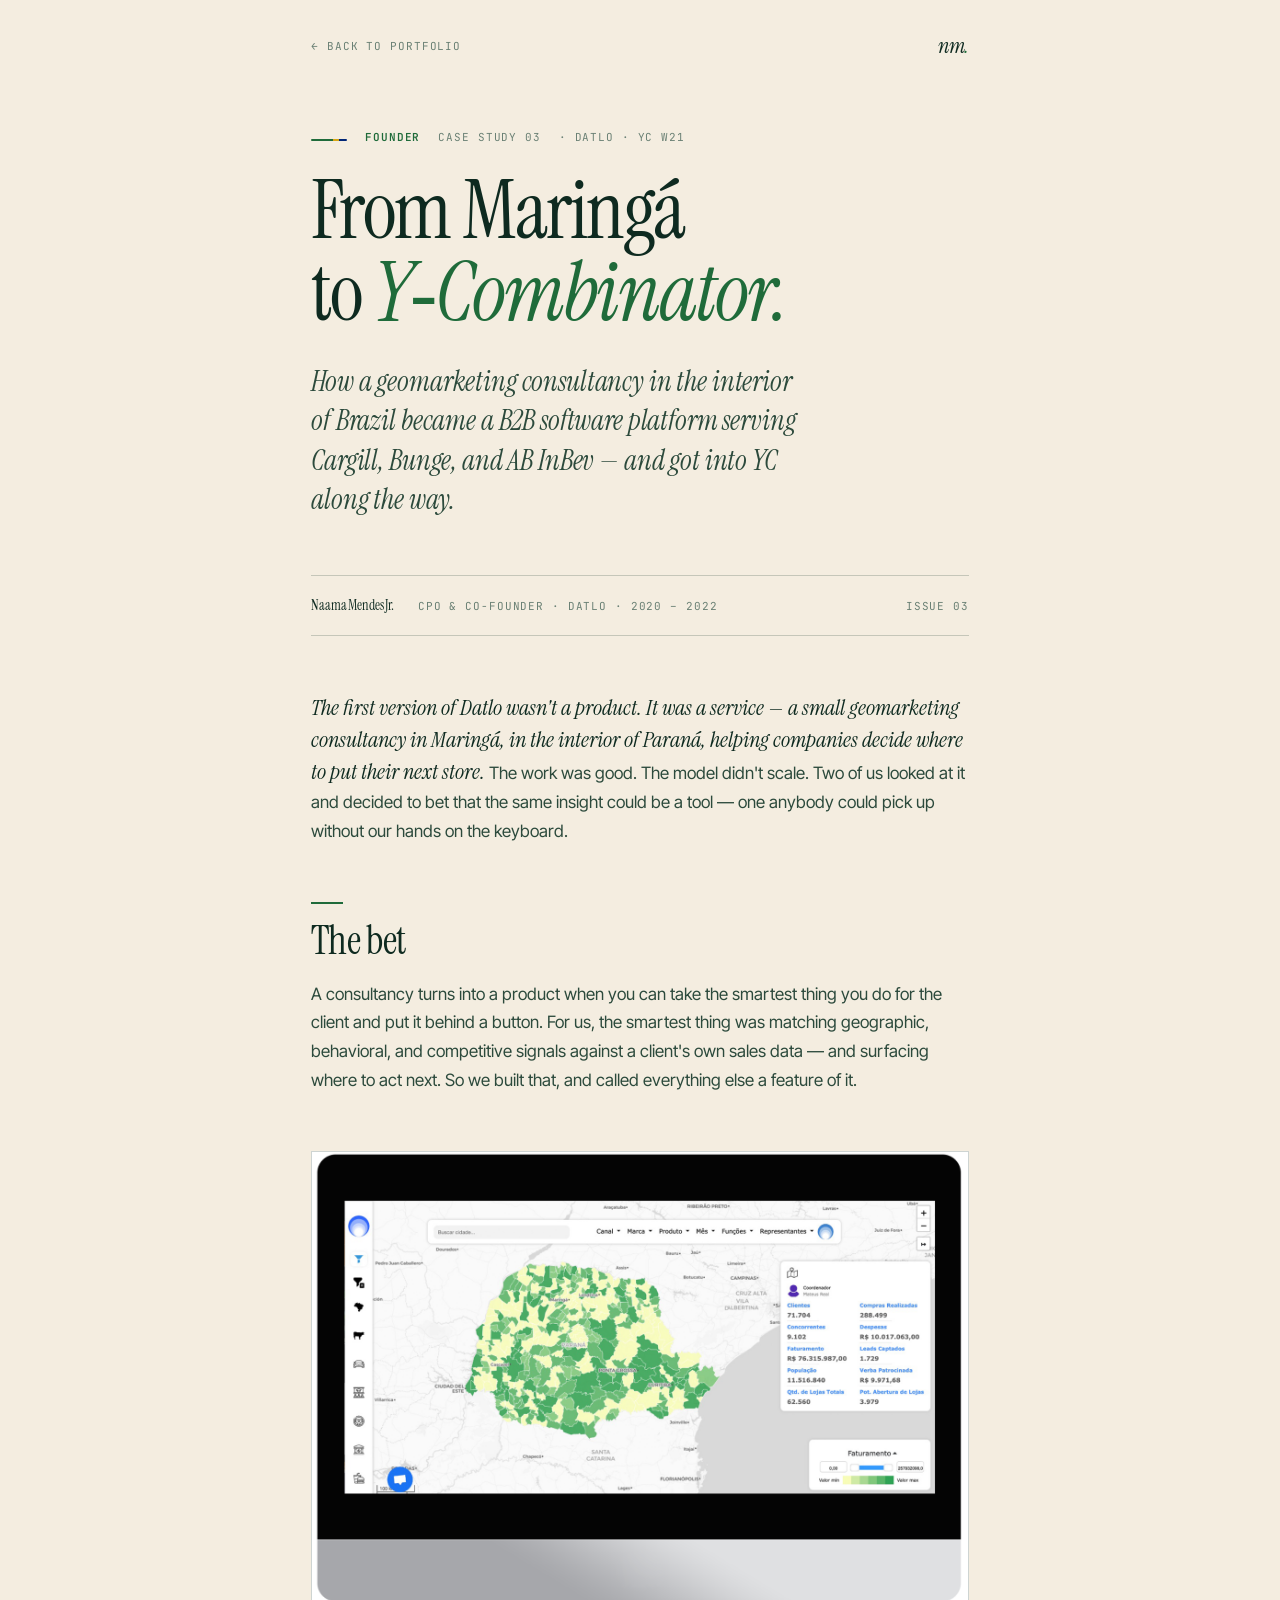
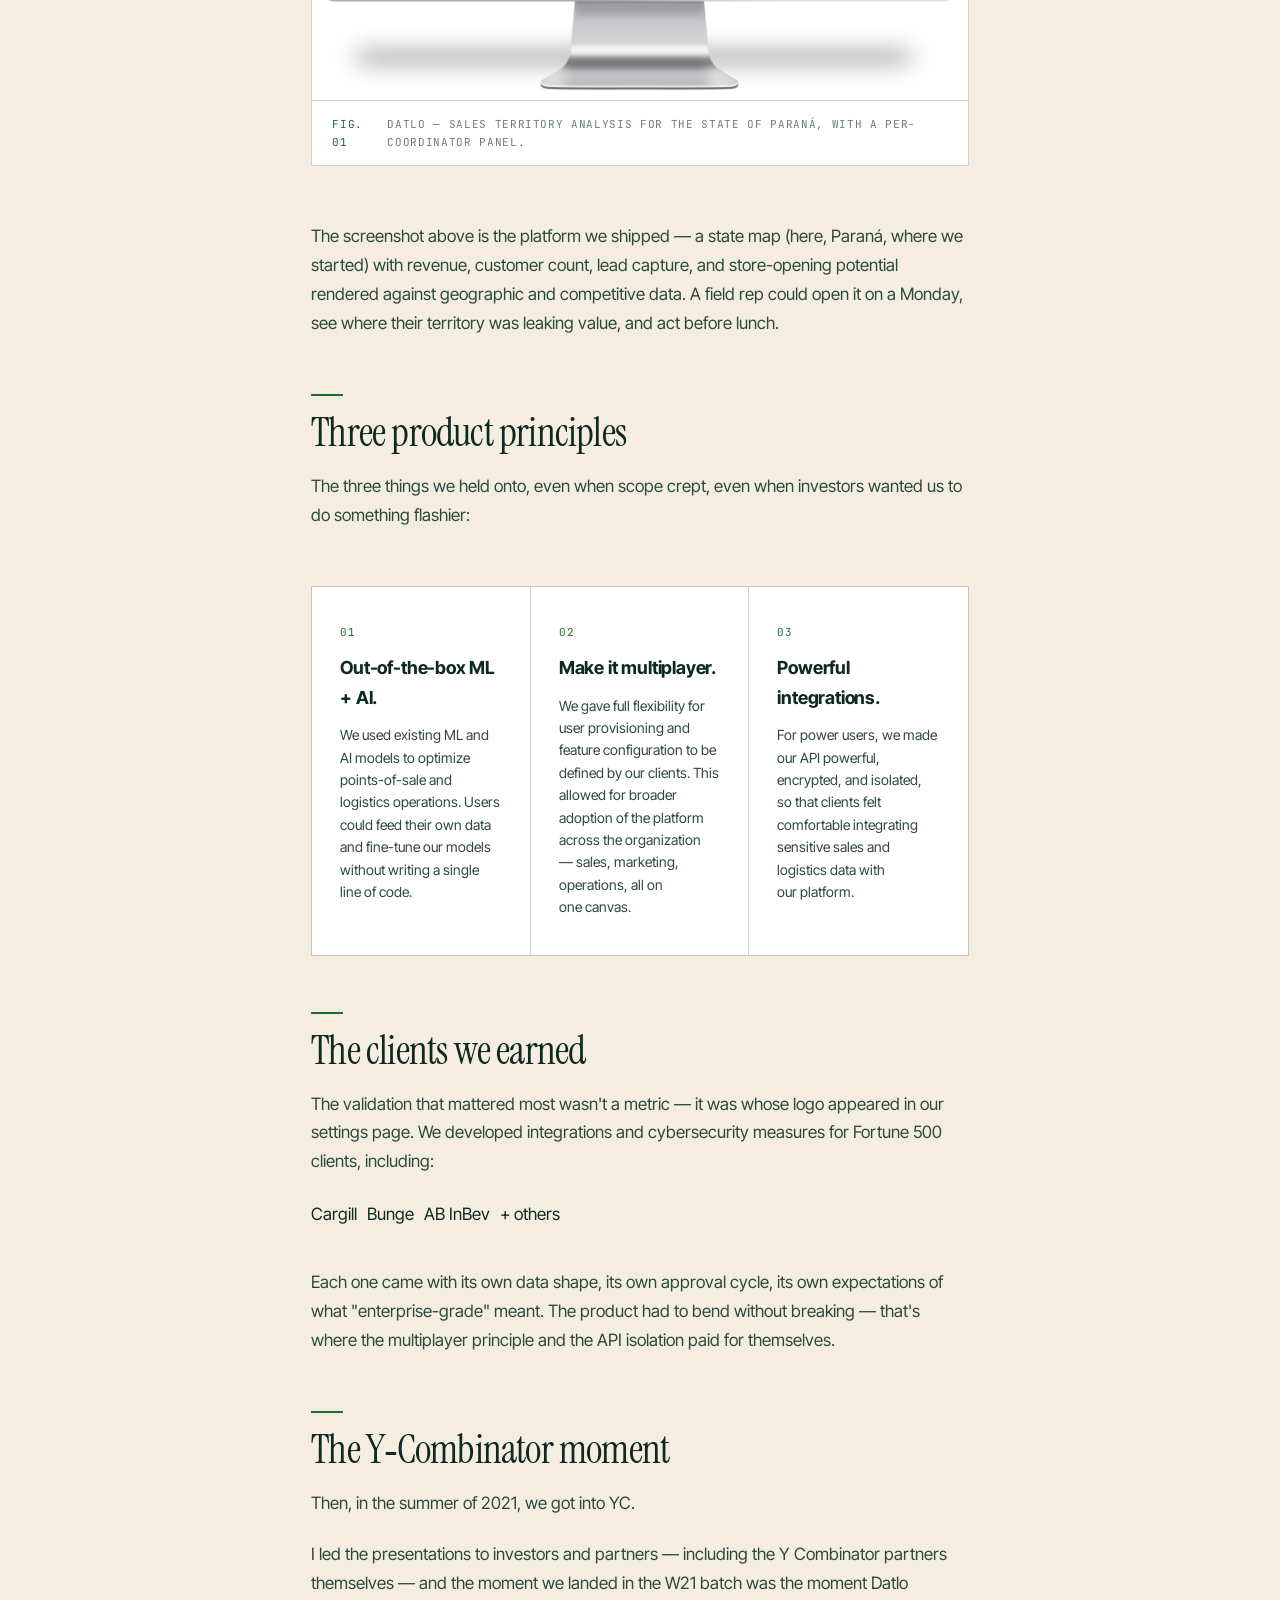
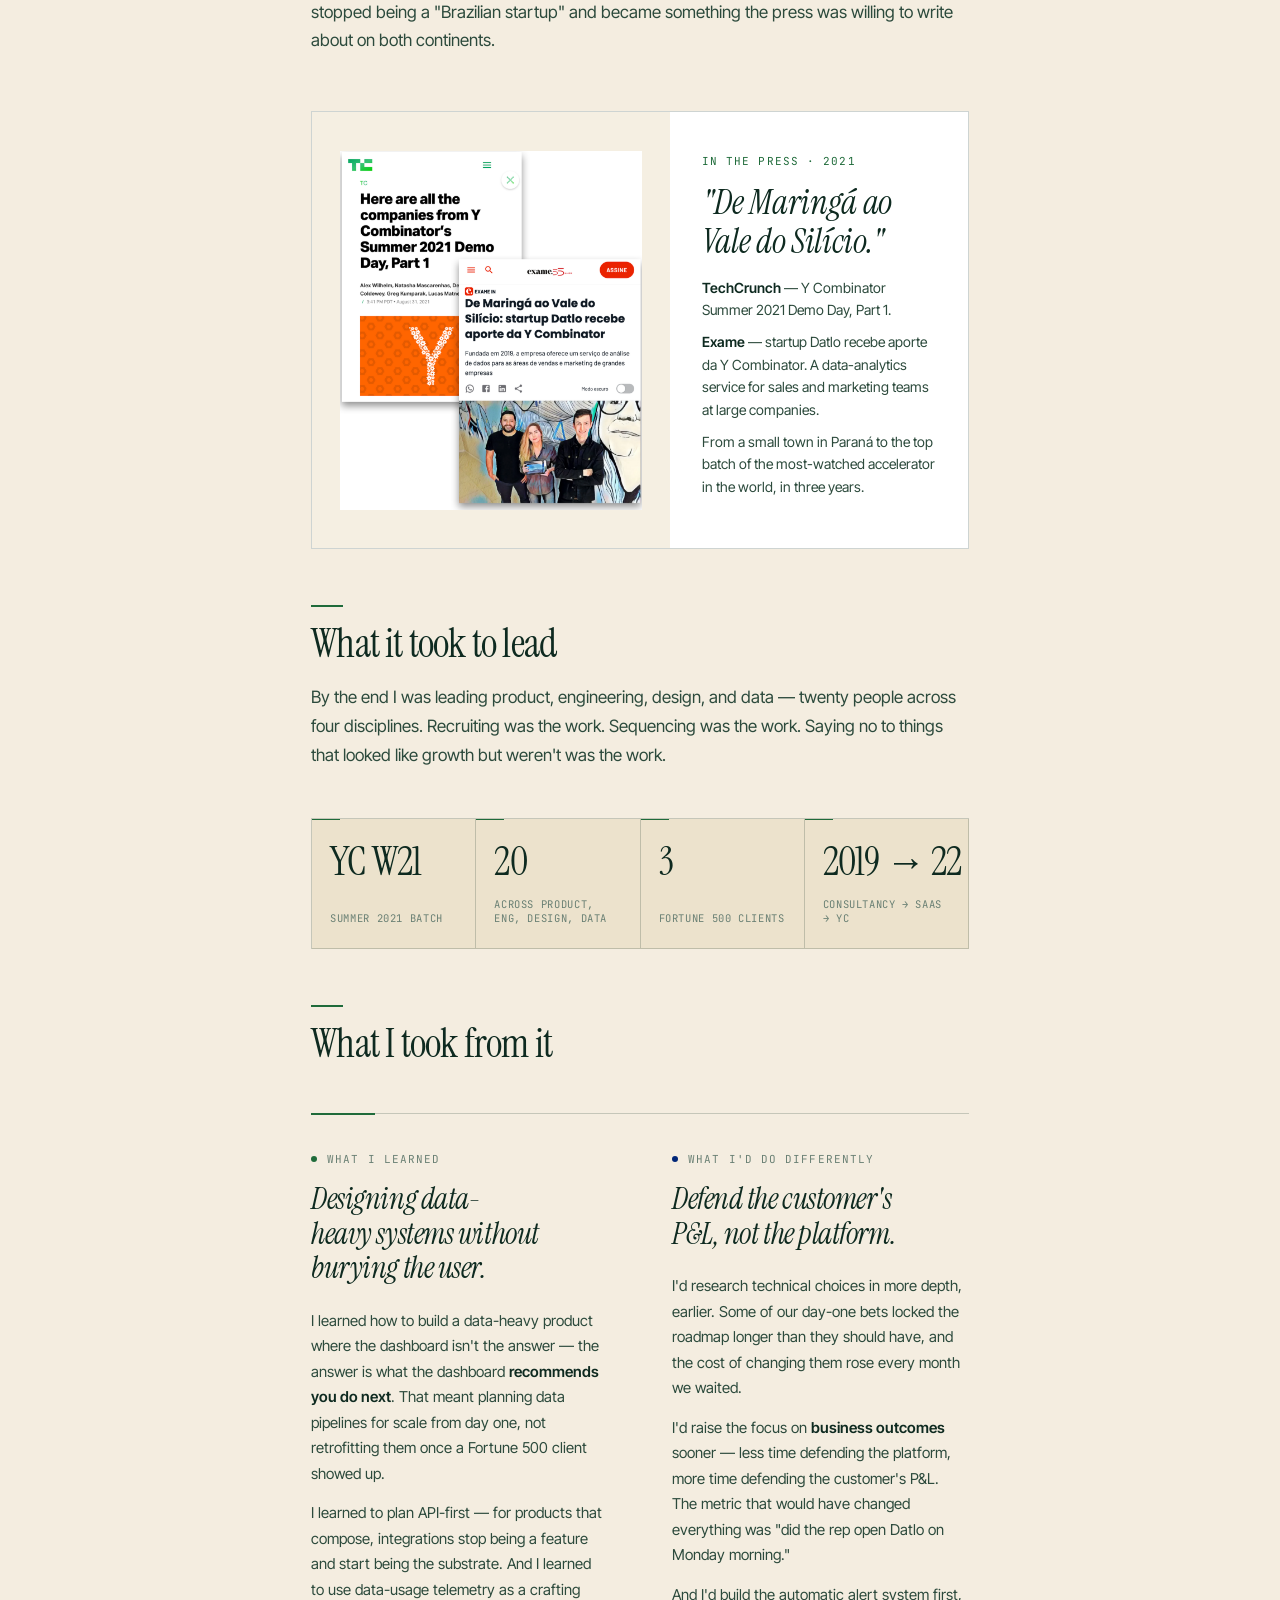
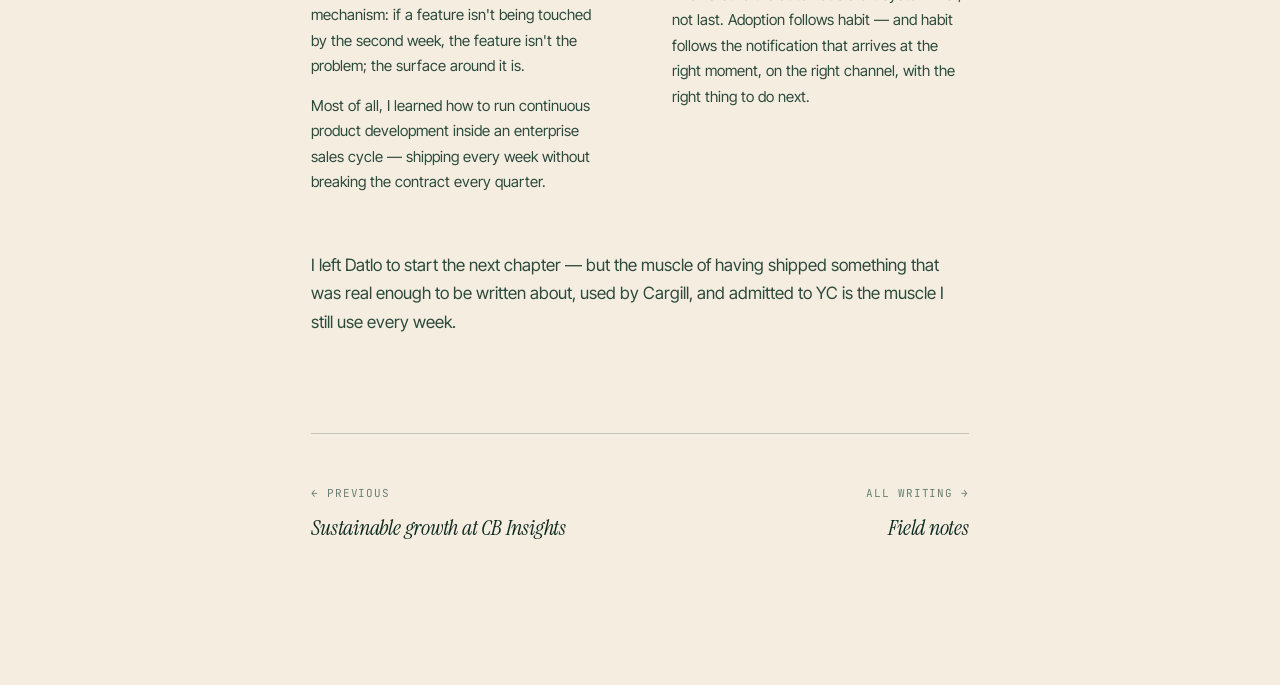
<file: writing/maringa-yc.html>
<!doctype html>
<html lang="en" data-theme="light">
<head>
<meta charset="utf-8" />
<meta name="viewport" content="width=device-width, initial-scale=1" />
<title>From Maringá to Y-Combinator — Naama Mendes Jr.</title>
<link rel="preconnect" href="https://fonts.googleapis.com">
<link rel="preconnect" href="https://fonts.gstatic.com" crossorigin>
<link href="https://fonts.googleapis.com/css2?family=Inter+Tight:wght@400;500;600;700;800&family=Instrument+Serif:ital@0;1&family=JetBrains+Mono:wght@400;500&display=swap" rel="stylesheet">
<link rel="stylesheet" href="post.css" />
</head>
<body>
  <article class="post-shell">
    <div class="post-top">
      <a class="post-back" href="../index.html">Back to portfolio</a>
      <span class="post-mono">nm<span style="color:var(--accent);font-style:italic">.</span></span>
    </div>

    <div class="post-meta">
      <span class="stripe" aria-hidden="true"></span>
      <span class="tag">Founder</span>
      <span>Case Study 03</span>
      <span>· Datlo · YC W21</span>
    </div>

    <h1 class="post-title">From Maringá to <em>Y&#8209;Combinator.</em></h1>

    <p class="post-deck">How a geomarketing consultancy in the interior of Brazil became a B2B software platform serving Cargill, Bunge, and AB&nbsp;InBev — and got into YC along the way.</p>

    <div class="post-byline">
      <div><strong>Naama Mendes Jr.</strong></div>
      <div>CPO &amp; Co-founder · Datlo · 2020 – 2022</div>
      <div style="margin-left:auto">Issue 03</div>
    </div>

    <div class="post-body">
      <p><span class="lead">The first version of Datlo wasn't a product. It was a service — a small geomarketing consultancy in Maringá, in the interior of Paraná, helping companies decide where to put their next store.</span> The work was good. The model didn't scale. Two of us looked at it and decided to bet that the same insight could be a tool — one anybody could pick up without our hands on the keyboard.</p>

      <h2>The bet</h2>

      <p>A consultancy turns into a product when you can take the smartest thing you do for the client and put it behind a button. For us, the smartest thing was matching geographic, behavioral, and competitive signals against a client's own sales data — and surfacing where to act next. So we built that, and called everything else a feature of it.</p>

      <!-- Datlo platform image -->
      <figure class="story-image">
        <img src="img/datlo-platform.png" alt="Datlo geomarketing platform — heatmap of Paraná state with sales metrics" />
        <div class="caption"><span class="num">Fig. 01</span><span>Datlo — sales territory analysis for the state of Paraná, with a per-coordinator panel.</span></div>
      </figure>

      <p>The screenshot above is the platform we shipped — a state map (here, Paraná, where we started) with revenue, customer count, lead capture, and store-opening potential rendered against geographic and competitive data. A field rep could open it on a Monday, see where their territory was leaking value, and act before lunch.</p>

      <h2>Three product principles</h2>

      <p>The three things we held onto, even when scope crept, even when investors wanted us to do something flashier:</p>

      <!-- Three pillars -->
      <section class="story-pillars" aria-label="Datlo product principles">
        <div class="pillar">
          <div class="num">01</div>
          <h4>Out-of-the-box ML + AI.</h4>
          <p>We used existing ML and AI models to optimize points-of-sale and logistics operations. Users could feed their own data and fine-tune our models without writing a single line of code.</p>
        </div>
        <div class="pillar">
          <div class="num">02</div>
          <h4>Make it multiplayer.</h4>
          <p>We gave full flexibility for user provisioning and feature configuration to be defined by our clients. This allowed for broader adoption of the platform across the organization — sales, marketing, operations, all on one canvas.</p>
        </div>
        <div class="pillar">
          <div class="num">03</div>
          <h4>Powerful integrations.</h4>
          <p>For power users, we made our API powerful, encrypted, and isolated, so that clients felt comfortable integrating sensitive sales and logistics data with our platform.</p>
        </div>
      </section>

      <h2>The clients we earned</h2>

      <p>The validation that mattered most wasn't a metric — it was whose logo appeared in our settings page. We developed integrations and cybersecurity measures for Fortune 500 clients, including:</p>

      <div class="client-roster" aria-label="Datlo clients">
        <span class="chip">Cargill</span>
        <span class="chip">Bunge</span>
        <span class="chip">AB&nbsp;InBev</span>
        <span class="chip">+ others</span>
      </div>

      <p>Each one came with its own data shape, its own approval cycle, its own expectations of what "enterprise-grade" meant. The product had to bend without breaking — that's where the multiplayer principle and the API isolation paid for themselves.</p>

      <h2>The Y&#8209;Combinator moment</h2>

      <p>Then, in the summer of 2021, we got into YC.</p>

      <p>I led the presentations to investors and partners — including the Y&nbsp;Combinator partners themselves — and the moment we landed in the W21 batch was the moment Datlo stopped being a "Brazilian startup" and became something the press was willing to write about on both continents.</p>

      <!-- Press hero -->
      <section class="story-press" aria-label="Press coverage of Datlo joining Y Combinator">
        <div class="press-art">
          <img src="img/press-yc.png" alt="TechCrunch and Exame articles covering Datlo joining Y Combinator's Summer 2021 batch, with a photo of the founding team" />
        </div>
        <div class="press-side">
          <div class="kicker">In the press · 2021</div>
          <h3>"De Maringá ao Vale do Silício."</h3>
          <p><strong>TechCrunch</strong> — Y&nbsp;Combinator Summer 2021 Demo Day, Part 1.</p>
          <p><strong>Exame</strong> — startup Datlo recebe aporte da Y&nbsp;Combinator. A data-analytics service for sales and marketing teams at large companies.</p>
          <p>From a small town in Paraná to the top batch of the most-watched accelerator in the world, in three years.</p>
        </div>
      </section>

      <h2>What it took to lead</h2>

      <p>By the end I was leading product, engineering, design, and data — twenty people across four disciplines. Recruiting was the work. Sequencing was the work. Saying no to things that looked like growth but weren't was the work.</p>

      <div class="post-numbers">
        <div class="num-cell"><div class="num-val">YC W21</div><div class="num-lbl">Summer 2021 batch</div></div>
        <div class="num-cell"><div class="num-val">20</div><div class="num-lbl">Across product, eng, design, data</div></div>
        <div class="num-cell"><div class="num-val">3</div><div class="num-lbl">Fortune 500 clients</div></div>
        <div class="num-cell"><div class="num-val">2019&nbsp;→&nbsp;22</div><div class="num-lbl">Consultancy → SaaS → YC</div></div>
      </div>

      <h2>What I took from it</h2>

      <section class="reflect-pair" aria-label="Reflections">
        <div class="col col-learned">
          <div class="label">What I learned</div>
          <h4>Designing data-heavy systems without burying the user.</h4>
          <p>I learned how to build a data-heavy product where the dashboard isn't the answer — the answer is what the dashboard <strong>recommends you do next</strong>. That meant planning data pipelines for scale from day one, not retrofitting them once a Fortune 500 client showed up.</p>
          <p>I learned to plan API-first — for products that compose, integrations stop being a feature and start being the substrate. And I learned to use data-usage telemetry as a crafting mechanism: if a feature isn't being touched by the second week, the feature isn't the problem; the surface around it is.</p>
          <p>Most of all, I learned how to run continuous product development inside an enterprise sales cycle — shipping every week without breaking the contract every quarter.</p>
        </div>
        <div class="col col-different">
          <div class="label">What I'd do differently</div>
          <h4>Defend the customer's P&amp;L, not the platform.</h4>
          <p>I'd research technical choices in more depth, earlier. Some of our day-one bets locked the roadmap longer than they should have, and the cost of changing them rose every month we waited.</p>
          <p>I'd raise the focus on <strong>business outcomes</strong> sooner — less time defending the platform, more time defending the customer's P&amp;L. The metric that would have changed everything was "did the rep open Datlo on Monday morning."</p>
          <p>And I'd build the automatic alert system first, not last. Adoption follows habit — and habit follows the notification that arrives at the right moment, on the right channel, with the right thing to do next.</p>
        </div>
      </section>

      <p>I left Datlo to start the next chapter — but the muscle of having shipped something that was real enough to be written about, used by Cargill, and admitted to YC is the muscle I still use every week.</p>
    </div>

    <nav class="post-foot">
      <a href="cb-insights-growth.html">
        <span>← Previous</span>
        <strong>Sustainable growth at CB Insights</strong>
      </a>
      <a class="next" href="../index.html#writing">
        <span>All writing →</span>
        <strong>Field notes</strong>
      </a>
    </nav>
  </article>
</body>
</html>
</file>
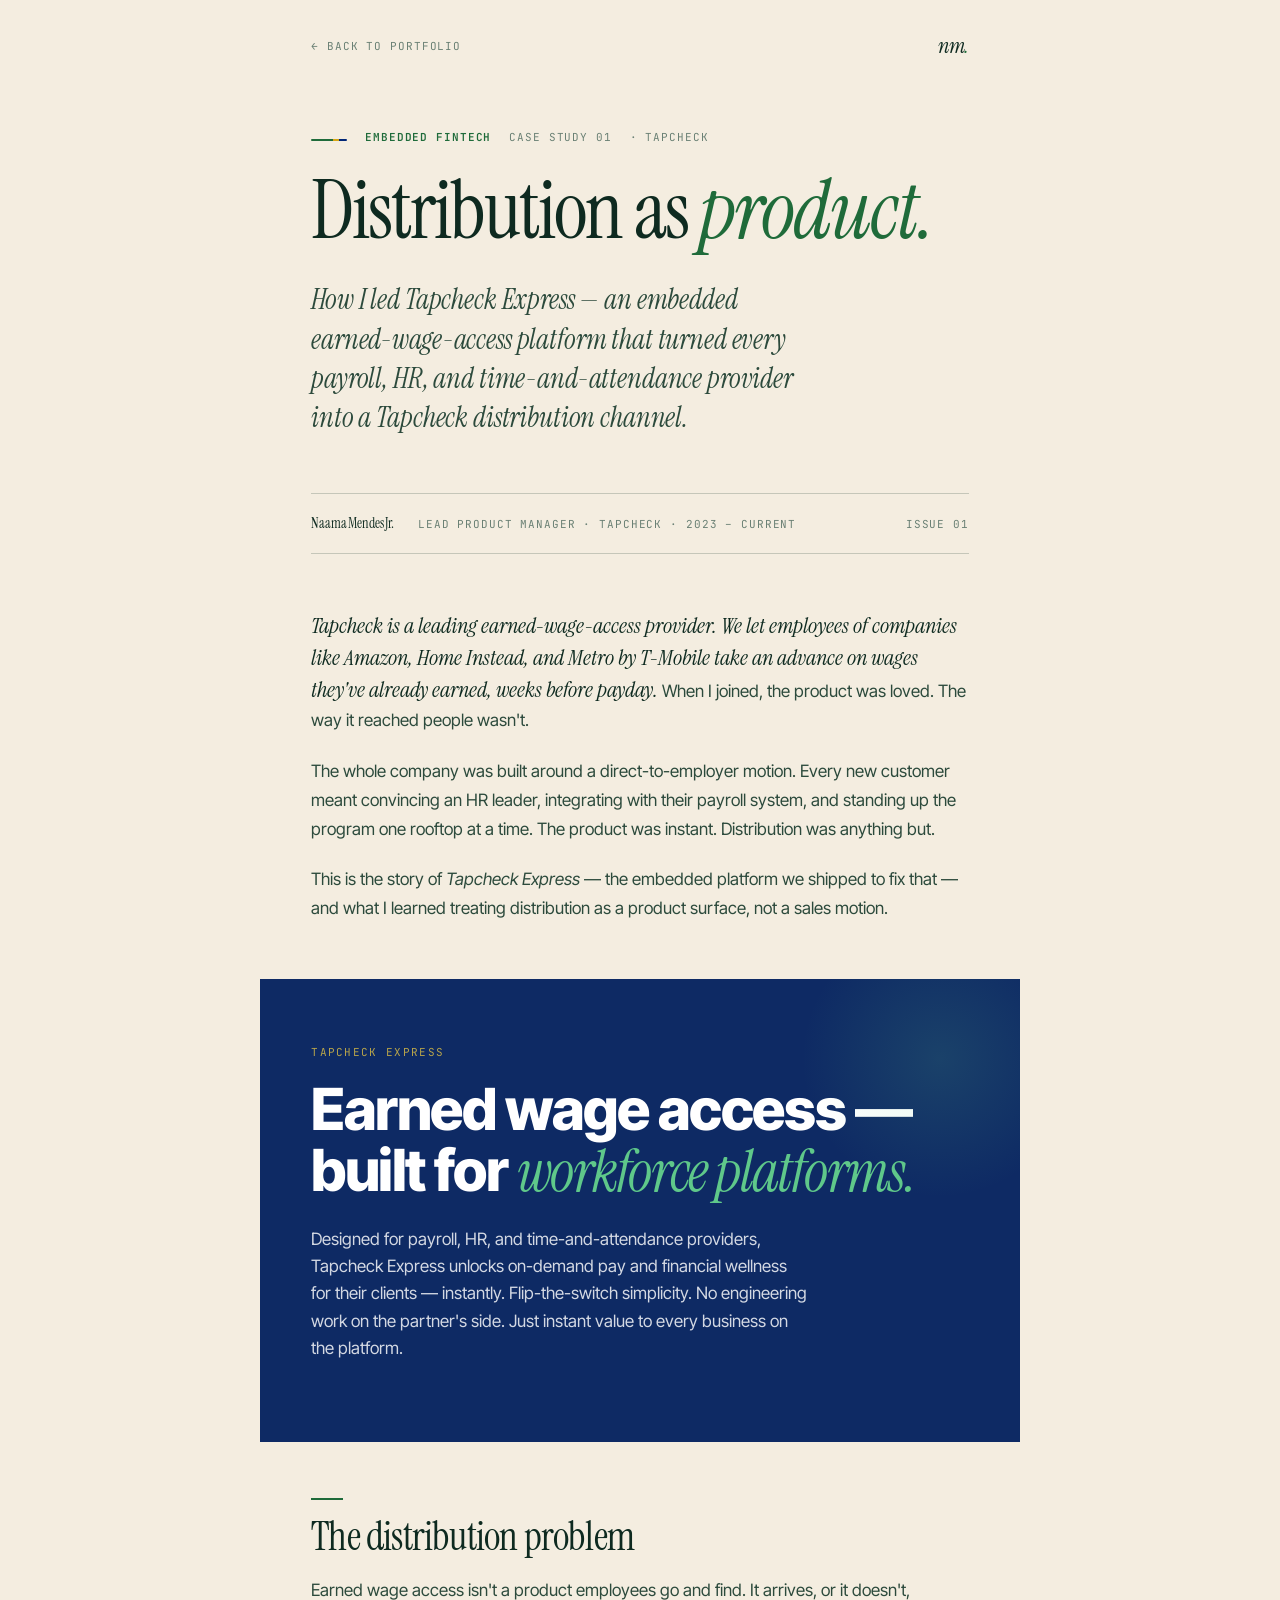
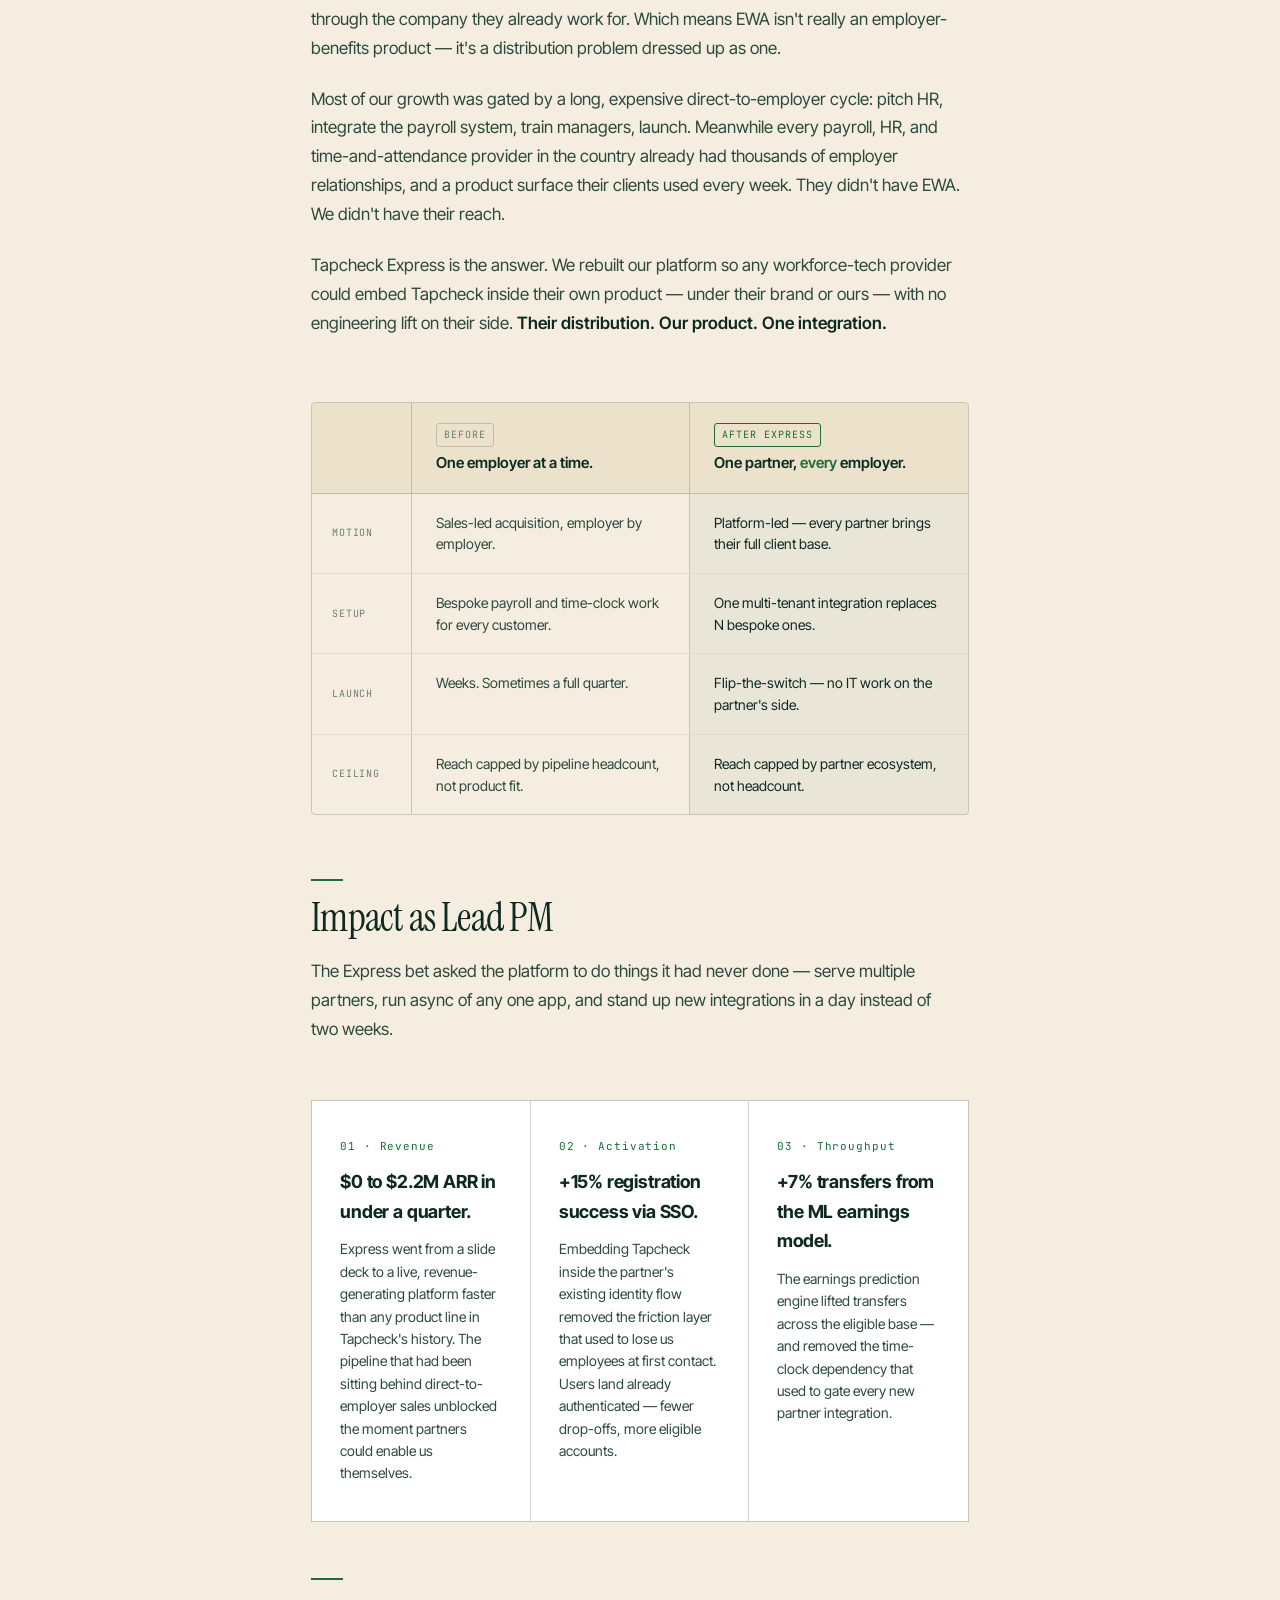
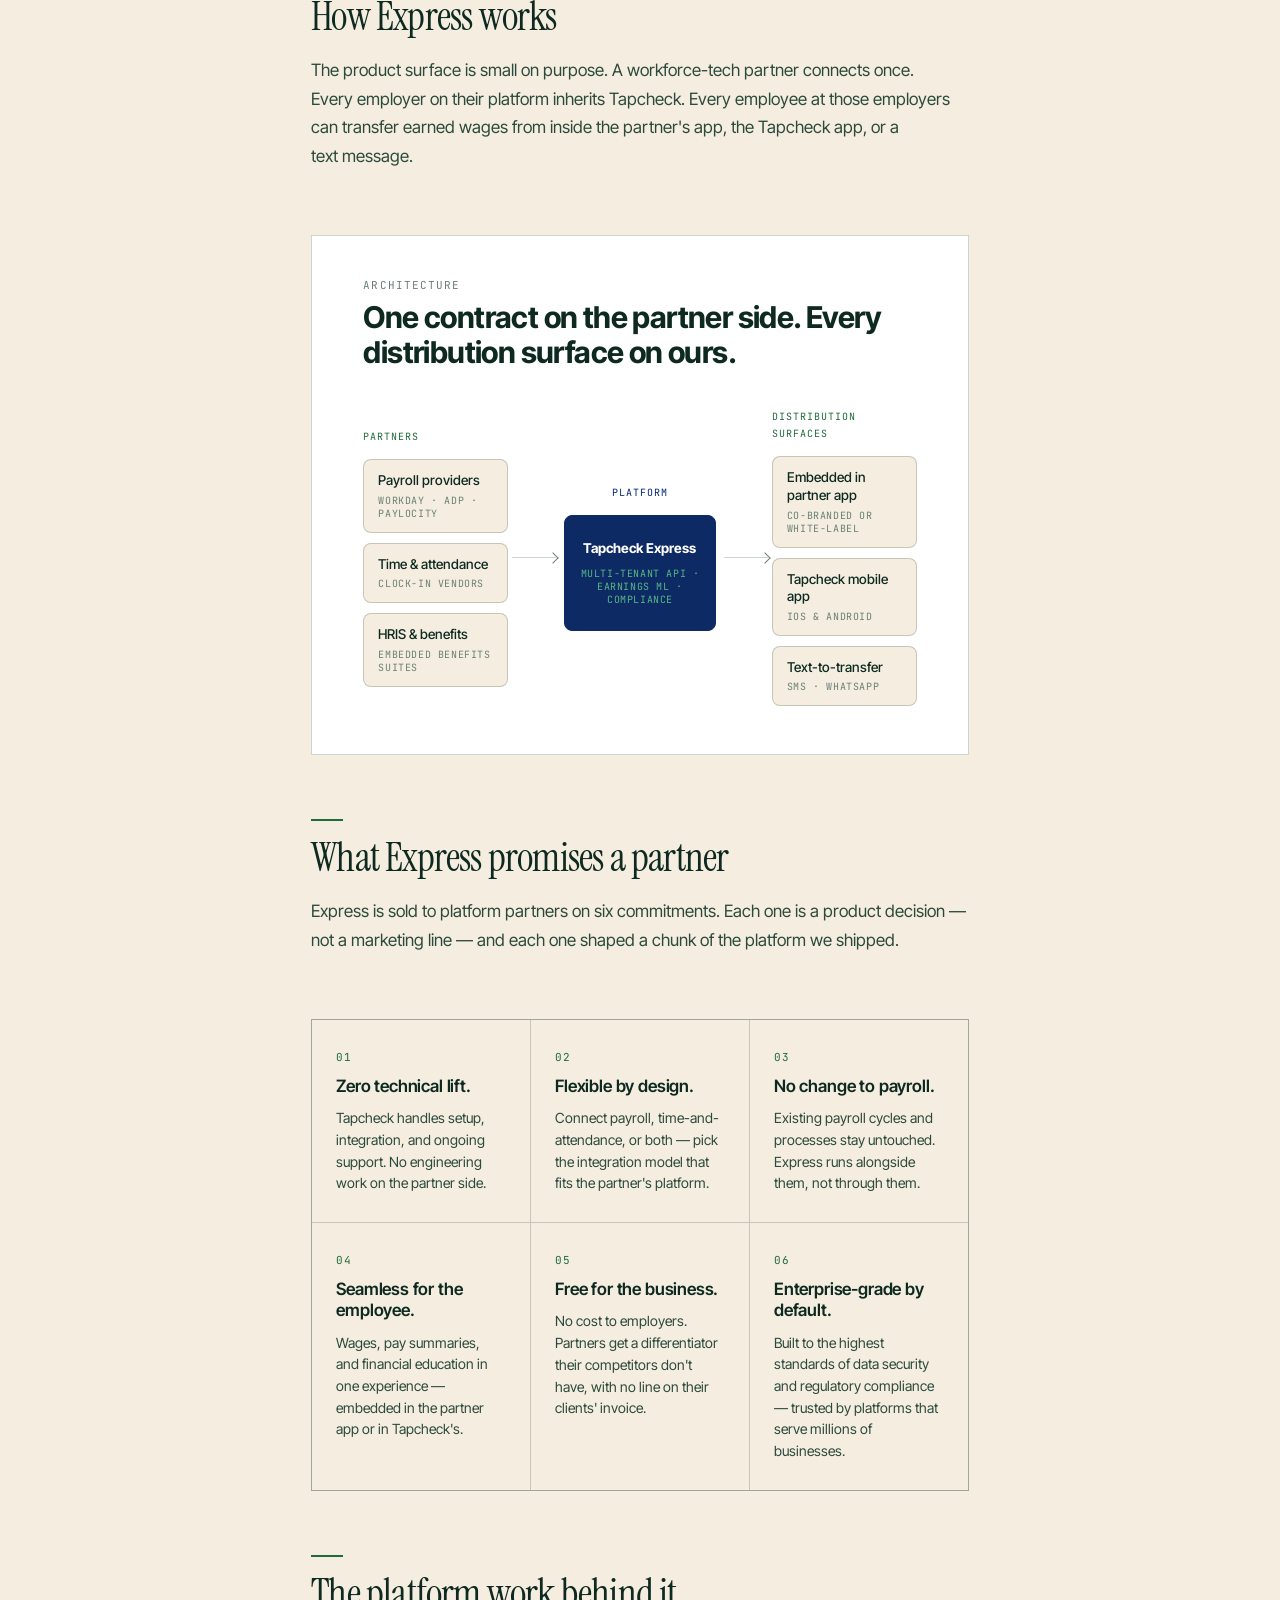
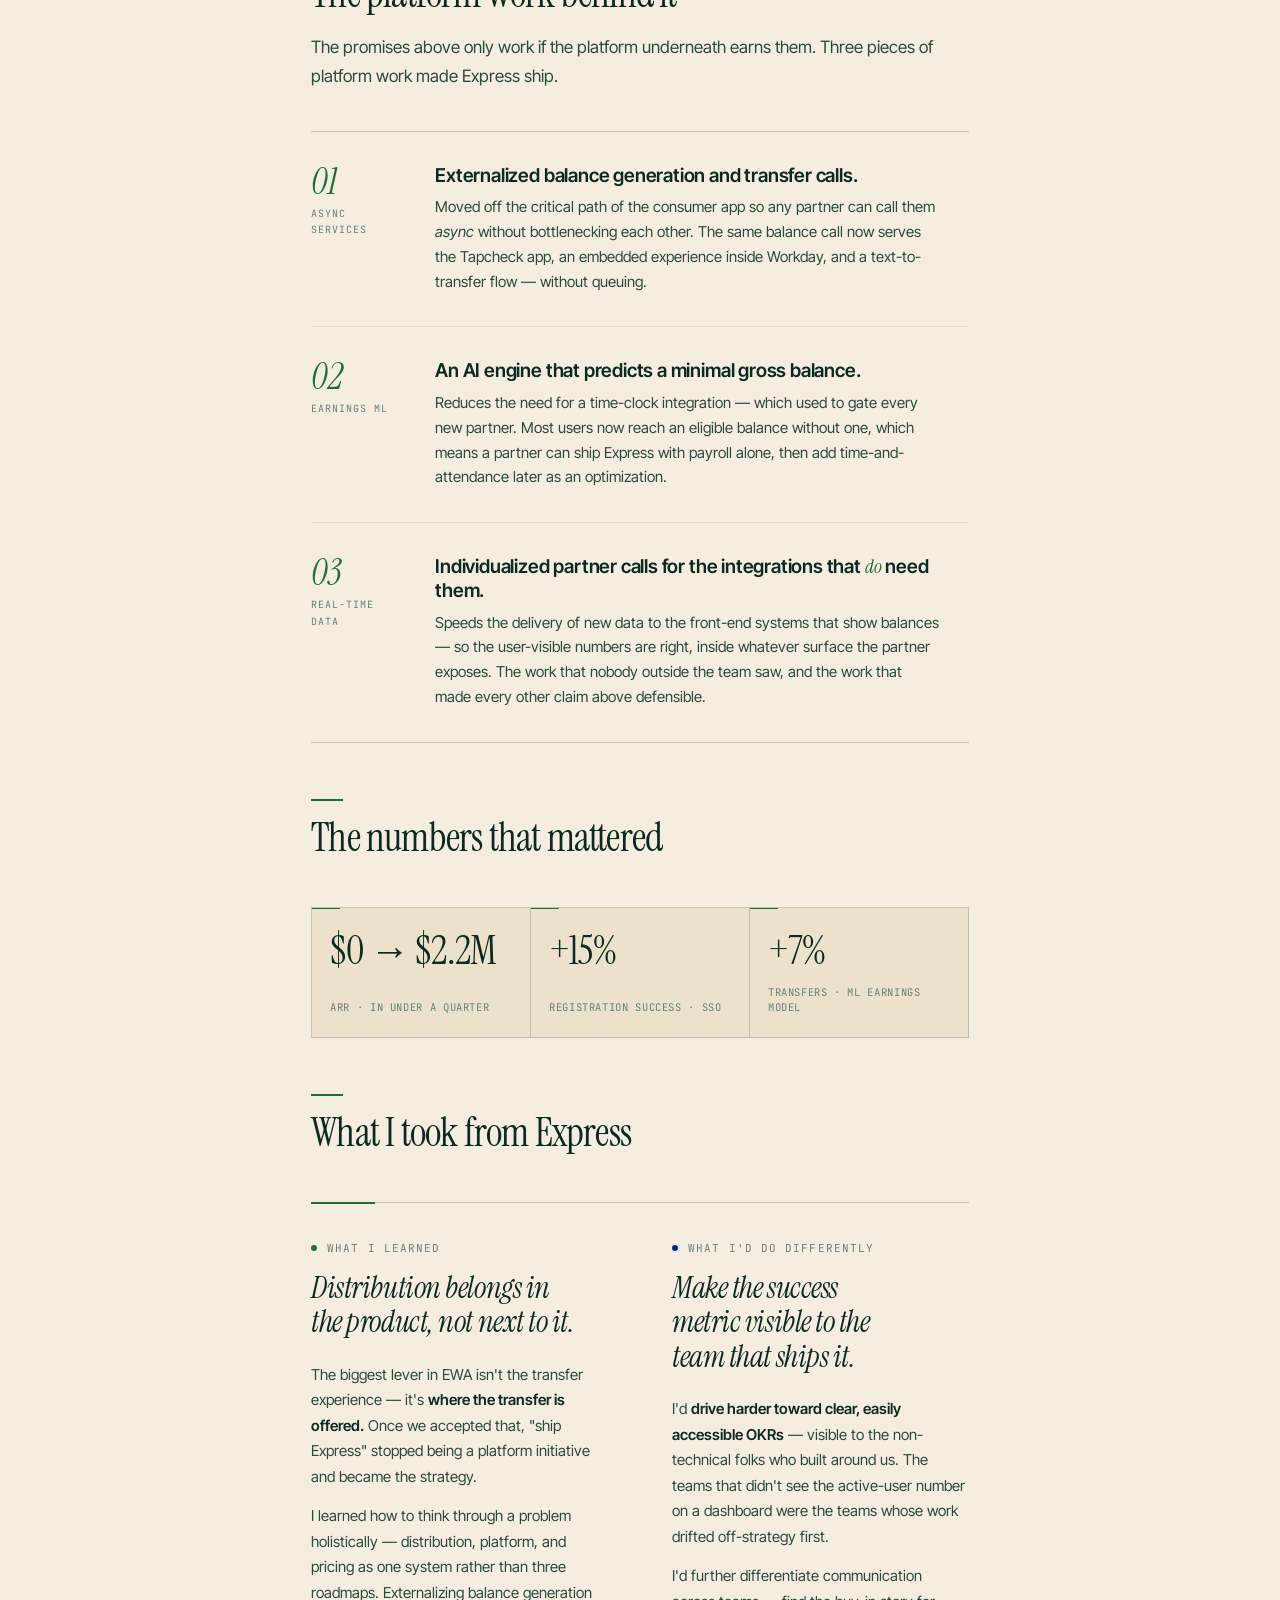
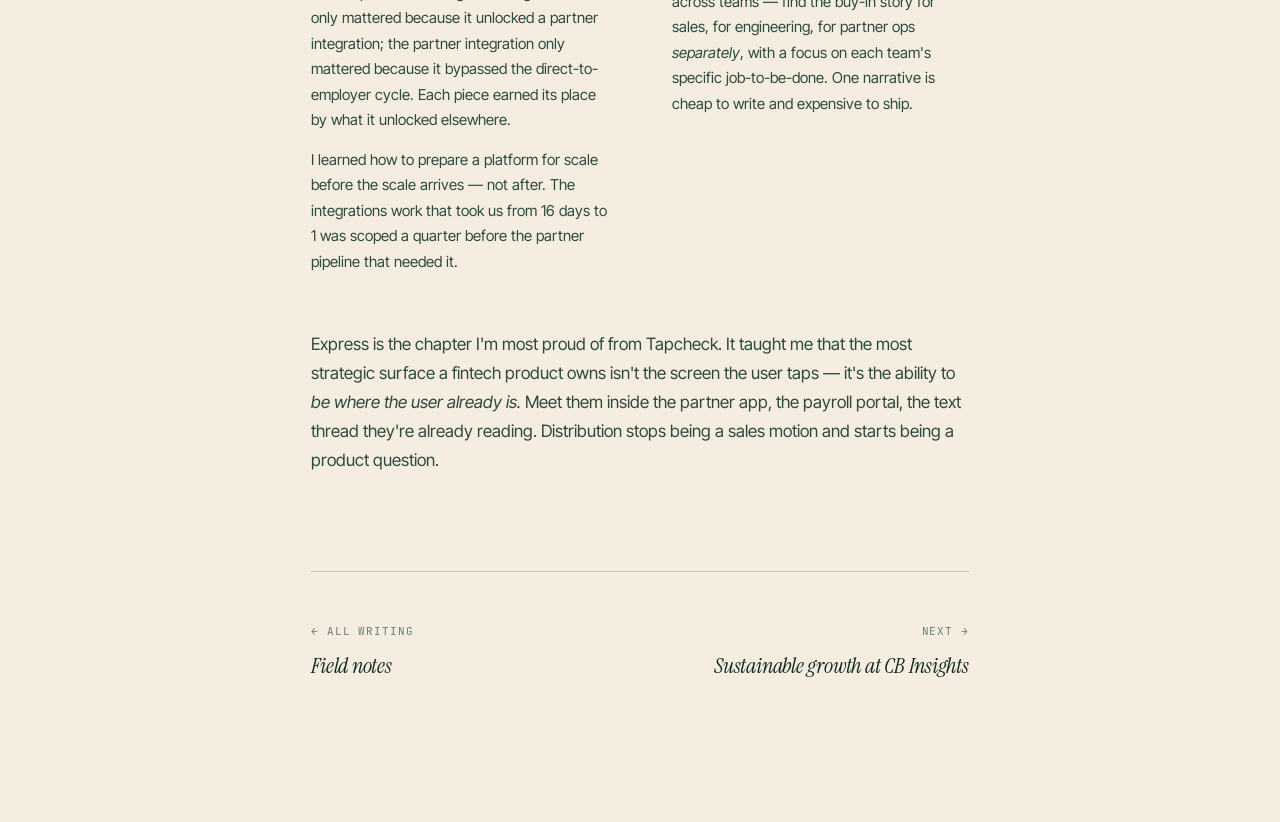
<file: writing/tapcheck-express.html>
<!doctype html>
<html lang="en" data-theme="light">
<head>
<meta charset="utf-8" />
<meta name="viewport" content="width=device-width, initial-scale=1" />
<title>Tapcheck Express — Naama Mendes Jr.</title>
<meta name="description" content="How I led Tapcheck Express — an embedded earned-wage-access platform that turned every payroll, HR, and time-and-attendance provider into a Tapcheck distribution channel." />
<link rel="preconnect" href="https://fonts.googleapis.com">
<link rel="preconnect" href="https://fonts.gstatic.com" crossorigin>
<link href="https://fonts.googleapis.com/css2?family=Inter+Tight:wght@400;500;600;700;800&family=Instrument+Serif:ital@0;1&family=JetBrains+Mono:wght@400;500&display=swap" rel="stylesheet">
<link rel="stylesheet" href="post.css" />
<style>
  /* ── Tapcheck Express hero panel ─────────────────────────────────────── */
  .tx-hero {
    margin: 56px calc(-1 * var(--pad-x)) 56px;
    padding: 64px var(--pad-x) 80px;
    background: #0e2a64;
    color: #fff;
    position: relative;
    overflow: hidden;
  }
  .tx-hero .eyebrow {
    font-family: var(--mono); font-size: 11px;
    letter-spacing: 0.12em; text-transform: uppercase;
    opacity: 0.7; margin-bottom: 18px;
    color: #ffd840;
  }
  .tx-hero h3 {
    font-family: var(--sans); font-weight: 800;
    font-size: clamp(32px, 5.4vw, 58px);
    line-height: 1.04; letter-spacing: -0.025em;
    margin: 0 0 24px; max-width: 16ch;
  }
  .tx-hero h3 em {
    font-family: var(--serif); font-style: italic;
    font-weight: 400; color: #5fc88a;
  }
  .tx-hero p {
    font-family: var(--sans); font-size: 17px; line-height: 1.6;
    color: rgba(255,255,255,0.82);
    max-width: 52ch; margin: 0;
  }
  .tx-hero::after {
    content: ""; position: absolute; right: -60px; top: -60px;
    width: 280px; height: 280px; border-radius: 50%;
    background: radial-gradient(circle, rgba(95,200,138,0.15), transparent 70%);
    pointer-events: none;
  }

  /* ── Distribution shift — clean comparison table ──────────────────────── */
  .tx-shift {
    margin: 64px 0;
    border: 1px solid var(--rule);
    border-radius: 4px;
    overflow: hidden;
  }
  .tx-shift-head {
    display: grid;
    grid-template-columns: 100px 1fr 1fr;
    border-bottom: 1px solid var(--rule);
    background: var(--bg-2);
  }
  .tx-shift-head .sh-empty { border-right: 1px solid var(--rule); }
  .tx-shift-head .sh-col {
    padding: 20px 24px;
    display: flex; flex-direction: column; gap: 6px;
  }
  .tx-shift-head .sh-col.before { border-right: 1px solid var(--rule); }
  .tx-shift-head .sh-col .badge {
    display: inline-block;
    font-family: var(--mono); font-size: 10px;
    letter-spacing: 0.1em; text-transform: uppercase;
    color: var(--ink-3); padding: 3px 7px;
    border: 1px solid var(--rule); border-radius: 3px;
    align-self: flex-start;
  }
  .tx-shift-head .sh-col.after .badge {
    color: var(--accent); border-color: var(--accent);
  }
  .tx-shift-head h4 {
    margin: 0;
    font-family: var(--sans); font-weight: 600;
    font-size: 15px; line-height: 1.3; color: var(--ink);
  }
  .tx-shift-head .sh-col.after h4 em { color: var(--accent); font-style: normal; }
  .tx-shift-row {
    display: grid;
    grid-template-columns: 100px 1fr 1fr;
    border-bottom: 1px solid var(--rule-soft);
  }
  .tx-shift-row:last-child { border-bottom: none; }
  .tx-shift-row .lbl {
    padding: 18px 20px;
    font-family: var(--mono); font-size: 10px;
    letter-spacing: 0.08em; text-transform: uppercase;
    color: var(--ink-3);
    border-right: 1px solid var(--rule);
    display: flex; align-items: center;
  }
  .tx-shift-row .val {
    padding: 18px 24px;
    font-family: var(--sans); font-size: 14px; line-height: 1.55;
    color: var(--ink-2);
    border-right: 1px solid var(--rule);
  }
  .tx-shift-row .val.after {
    color: var(--ink);
    border-right: none;
    background: color-mix(in oklab, var(--accent) 5%, transparent);
  }
  @media (max-width: 600px) {
    .tx-shift-head,
    .tx-shift-row { grid-template-columns: 80px 1fr; }
    .tx-shift-head .sh-col.before,
    .tx-shift-row .val:not(.after) { display: none; }
    .tx-shift-head .sh-col.after { border-right: none; }
  }

  /* ── Architecture diagram ────────────────────────────────────────────── */
  .tx-arch {
    margin: 64px 0;
    border: 1px solid var(--rule);
    background: #fff;
    padding: 40px clamp(24px, 4vw, 56px) 48px;
  }
  html[data-theme="dark"] .tx-arch { background: #15261d; }
  .tx-arch .arch-title {
    font-family: var(--mono); font-size: 11px;
    letter-spacing: 0.1em; text-transform: uppercase;
    color: var(--ink-3); margin-bottom: 6px;
  }
  .tx-arch h3 {
    font-family: var(--sans); font-weight: 700;
    font-size: clamp(22px, 2.8vw, 30px);
    letter-spacing: -0.02em; line-height: 1.15;
    margin: 0 0 40px; max-width: 28ch;
  }
  .arch-grid {
    display: grid;
    grid-template-columns: 1fr 52px 1.1fr 52px 1fr;
    align-items: center;
    gap: 0;
  }
  @media (max-width: 760px) {
    .arch-grid { grid-template-columns: 1fr; gap: 12px; }
    .arch-arrow { display: none; }
  }
  .arch-col {
    display: flex; flex-direction: column; gap: 10px;
    min-width: 0; align-self: stretch; justify-content: center;
  }
  .arch-col.center {
    align-self: center; padding: 0 4px;
  }
  .arch-col .col-label {
    font-family: var(--mono); font-size: 10px;
    letter-spacing: 0.1em; text-transform: uppercase;
    color: var(--accent); margin-bottom: 4px;
  }
  .arch-col .col-cell {
    border: 1px solid var(--rule); border-radius: 8px;
    padding: 12px 14px;
    font-family: var(--sans); font-size: 13.5px;
    color: var(--ink); font-weight: 500;
    background: var(--bg); line-height: 1.3;
    transition: border-color 200ms;
  }
  .arch-col .col-cell:hover { border-color: var(--accent); }
  .arch-col .col-cell .sub {
    display: block;
    font-family: var(--mono); font-size: 10px;
    color: var(--ink-3); font-weight: 400;
    text-transform: uppercase; letter-spacing: 0.06em;
    margin-top: 4px;
  }
  .arch-col.center .col-cell {
    background: #0e2a64; color: #fff; border-color: #0e2a64;
    text-align: center; font-weight: 700;
    padding: 22px 14px; min-height: 116px;
    display: flex; flex-direction: column;
    justify-content: center; gap: 6px;
  }
  .arch-col.center .col-cell:hover { border-color: #0e2a64; }
  .arch-col.center .col-cell .sub { color: #5fc88a; opacity: 0.9; }
  .arch-arrow {
    align-self: center; justify-self: stretch;
    height: 1px; background: var(--rule);
    position: relative; margin: 0 4px;
  }
  .arch-arrow::after {
    content: ""; position: absolute;
    right: -1px; top: 50%;
    width: 7px; height: 7px;
    border-top: 1px solid var(--ink-3);
    border-right: 1px solid var(--ink-3);
    transform: translate(0, -50%) rotate(45deg);
  }

  /* ── Six-pillar capabilities grid ────────────────────────────────────── */
  .tx-pillars {
    margin: 64px 0;
    display: grid;
    grid-template-columns: repeat(3, 1fr);
    gap: 1px;
    background: var(--rule);
    border: 1px solid var(--rule);
  }
  @media (max-width: 760px) { .tx-pillars { grid-template-columns: 1fr; } }
  .tx-pillars .cap {
    background: var(--bg);
    padding: 28px 24px;
    display: flex; flex-direction: column; gap: 10px;
    min-height: 180px;
  }
  html[data-theme="dark"] .tx-pillars .cap { background: #15261d; }
  .tx-pillars .cap .num {
    font-family: var(--mono); font-size: 11px;
    letter-spacing: 0.08em; color: var(--accent);
  }
  .tx-pillars .cap h4 {
    font-family: var(--sans); font-weight: 600;
    font-size: 17px; line-height: 1.25; letter-spacing: -0.01em;
    margin: 0; color: var(--ink);
  }
  .tx-pillars .cap p {
    font-family: var(--sans); font-size: 14px;
    line-height: 1.55; color: var(--ink-2); margin: 0;
  }

  /* ── Platform work — editorial three-row layout ───────────────────────── */
  .tx-platform {
    margin: 40px 0 56px;
    display: flex; flex-direction: column;
  }
  .tx-platform .pf {
    display: grid;
    grid-template-columns: 92px 1fr;
    gap: 32px;
    padding: 32px 0;
    border-top: 1px solid var(--rule-soft);
    align-items: start;
  }
  .tx-platform .pf:first-child { border-top: 1px solid var(--rule); }
  .tx-platform .pf:last-child { border-bottom: 1px solid var(--rule); }
  .tx-platform .pf .idx {
    display: flex; flex-direction: column; gap: 6px;
  }
  .tx-platform .pf .idx .n {
    font-family: var(--serif); font-style: italic;
    font-size: 36px; line-height: 1; color: var(--accent);
  }
  .tx-platform .pf .idx .tag {
    font-family: var(--mono); font-size: 10px;
    letter-spacing: 0.1em; text-transform: uppercase;
    color: var(--ink-3);
  }
  .tx-platform .pf .body h4 {
    font-family: var(--sans); font-weight: 600;
    font-size: 19px; line-height: 1.25; letter-spacing: -0.01em;
    margin: 0 0 8px; color: var(--ink);
  }
  .tx-platform .pf .body h4 em {
    font-family: var(--serif); font-style: italic;
    font-weight: 400; color: var(--accent);
  }
  .tx-platform .pf .body p {
    font-family: var(--sans); font-size: 15px; line-height: 1.65;
    color: var(--ink-2); margin: 0; max-width: 56ch;
  }
  @media (max-width: 720px) {
    .tx-platform .pf { grid-template-columns: 1fr; gap: 12px; padding: 24px 0; }
  }
</style>
</head>
<body>
  <article class="post-shell">
    <div class="post-top">
      <a class="post-back" href="../index.html">Back to portfolio</a>
      <span class="post-mono">nm<span style="color:var(--accent);font-style:italic">.</span></span>
    </div>

    <div class="post-meta">
      <span class="stripe" aria-hidden="true"></span>
      <span class="tag">Embedded fintech</span>
      <span>Case Study 01</span>
      <span>· Tapcheck</span>
    </div>

    <h1 class="post-title">Distribution as <em>product.</em></h1>

    <p class="post-deck">How I led Tapcheck Express — an embedded earned-wage-access platform that turned every payroll, HR, and time-and-attendance provider into a Tapcheck distribution channel.</p>

    <div class="post-byline">
      <div><strong>Naama Mendes Jr.</strong></div>
      <div>Lead Product Manager · Tapcheck · 2023 – Current</div>
      <div style="margin-left:auto">Issue 01</div>
    </div>

    <div class="post-body">
      <p><span class="lead">Tapcheck is a leading earned-wage-access provider. We let employees of companies like Amazon, Home Instead, and Metro by T-Mobile take an advance on wages they've already earned, weeks before payday.</span> When I joined, the product was loved. The way it reached people wasn't.</p>

      <p>The whole company was built around a direct-to-employer motion. Every new customer meant convincing an HR leader, integrating with their payroll system, and standing up the program one rooftop at a time. The product was instant. Distribution was anything but.</p>

      <p>This is the story of <em>Tapcheck Express</em> — the embedded platform we shipped to fix that — and what I learned treating distribution as a product surface, not a sales motion.</p>

      <section class="tx-hero" aria-label="Tapcheck Express cover">
        <div class="eyebrow">Tapcheck Express</div>
        <h3>Earned wage access — built for <em>workforce platforms.</em></h3>
        <p>Designed for payroll, HR, and time-and-attendance providers, Tapcheck Express unlocks on-demand pay and financial wellness for their clients — instantly. Flip-the-switch simplicity. No engineering work on the partner's side. Just instant value to every business on the platform.</p>
      </section>

      <h2>The distribution problem</h2>

      <p>Earned wage access isn't a product employees go and find. It arrives, or it doesn't, through the company they already work for. Which means EWA isn't really an employer-benefits product — it's a distribution problem dressed up as one.</p>

      <p>Most of our growth was gated by a long, expensive direct-to-employer cycle: pitch HR, integrate the payroll system, train managers, launch. Meanwhile every payroll, HR, and time-and-attendance provider in the country already had thousands of employer relationships, and a product surface their clients used every week. They didn't have EWA. We didn't have their reach.</p>

      <p>Tapcheck Express is the answer. We rebuilt our platform so any workforce-tech provider could embed Tapcheck inside their own product — under their brand or ours — with no engineering lift on their side. <strong>Their distribution. Our product. One integration.</strong></p>

      <section class="tx-shift" aria-label="Distribution model — before vs after Express">
        <div class="tx-shift-head">
          <div class="sh-empty"></div>
          <div class="sh-col before">
            <span class="badge">Before</span>
            <h4>One employer at a time.</h4>
          </div>
          <div class="sh-col after">
            <span class="badge">After Express</span>
            <h4>One partner, <em>every</em> employer.</h4>
          </div>
        </div>
        <div class="tx-shift-row">
          <span class="lbl">Motion</span>
          <span class="val">Sales-led acquisition, employer by employer.</span>
          <span class="val after">Platform-led — every partner brings their full client base.</span>
        </div>
        <div class="tx-shift-row">
          <span class="lbl">Setup</span>
          <span class="val">Bespoke payroll and time-clock work for every customer.</span>
          <span class="val after">One multi-tenant integration replaces N bespoke ones.</span>
        </div>
        <div class="tx-shift-row">
          <span class="lbl">Launch</span>
          <span class="val">Weeks. Sometimes a full quarter.</span>
          <span class="val after">Flip-the-switch — no IT work on the partner's side.</span>
        </div>
        <div class="tx-shift-row">
          <span class="lbl">Ceiling</span>
          <span class="val">Reach capped by pipeline headcount, not product fit.</span>
          <span class="val after">Reach capped by partner ecosystem, not headcount.</span>
        </div>
      </section>

      <h2>Impact as Lead PM</h2>

      <p>The Express bet asked the platform to do things it had never done — serve multiple partners, run async of any one app, and stand up new integrations in a day instead of two weeks.</p>

      <section class="story-pillars" aria-label="Three impact pillars">
        <div class="pillar">
          <div class="num">01 · Revenue</div>
          <h4>$0 to $2.2M ARR in under a quarter.</h4>
          <p>Express went from a slide deck to a live, revenue-generating platform faster than any product line in Tapcheck's history. The pipeline that had been sitting behind direct-to-employer sales unblocked the moment partners could enable us themselves.</p>
        </div>
        <div class="pillar">
          <div class="num">02 · Activation</div>
          <h4>+15% registration success via SSO.</h4>
          <p>Embedding Tapcheck inside the partner's existing identity flow removed the friction layer that used to lose us employees at first contact. Users land already authenticated — fewer drop-offs, more eligible accounts.</p>
        </div>
        <div class="pillar">
          <div class="num">03 · Throughput</div>
          <h4>+7% transfers from the ML earnings model.</h4>
          <p>The earnings prediction engine lifted transfers across the eligible base — and removed the time-clock dependency that used to gate every new partner integration.</p>
        </div>
      </section>

      <h2>How Express works</h2>

      <p>The product surface is small on purpose. A workforce-tech partner connects once. Every employer on their platform inherits Tapcheck. Every employee at those employers can transfer earned wages from inside the partner's app, the Tapcheck app, or a text message.</p>

      <section class="tx-arch" aria-label="Tapcheck Express architecture">
        <div class="arch-title">Architecture</div>
        <h3>One contract on the partner side. Every distribution surface on ours.</h3>
        <div class="arch-grid">
          <div class="arch-col">
            <div class="col-label">Partners</div>
            <div class="col-cell">Payroll providers<span class="sub">Workday · ADP · Paylocity</span></div>
            <div class="col-cell">Time &amp; attendance<span class="sub">Clock-in vendors</span></div>
            <div class="col-cell">HRIS &amp; benefits<span class="sub">Embedded benefits suites</span></div>
          </div>
          <div class="arch-arrow" aria-hidden="true"></div>
          <div class="arch-col center">
            <div class="col-label" style="color:var(--accent-2);text-align:center">Platform</div>
            <div class="col-cell">Tapcheck Express<span class="sub">Multi-tenant API · Earnings ML · Compliance</span></div>
          </div>
          <div class="arch-arrow" aria-hidden="true"></div>
          <div class="arch-col">
            <div class="col-label">Distribution surfaces</div>
            <div class="col-cell">Embedded in partner app<span class="sub">Co-branded or white-label</span></div>
            <div class="col-cell">Tapcheck mobile app<span class="sub">iOS &amp; Android</span></div>
            <div class="col-cell">Text-to-transfer<span class="sub">SMS · WhatsApp</span></div>
          </div>
        </div>
      </section>

      <h2>What Express promises a partner</h2>

      <p>Express is sold to platform partners on six commitments. Each one is a product decision — not a marketing line — and each one shaped a chunk of the platform we shipped.</p>

      <section class="tx-pillars" aria-label="Tapcheck Express capabilities">
        <div class="cap">
          <div class="num">01</div>
          <h4>Zero technical lift.</h4>
          <p>Tapcheck handles setup, integration, and ongoing support. No engineering work on the partner side.</p>
        </div>
        <div class="cap">
          <div class="num">02</div>
          <h4>Flexible by design.</h4>
          <p>Connect payroll, time-and-attendance, or both — pick the integration model that fits the partner's platform.</p>
        </div>
        <div class="cap">
          <div class="num">03</div>
          <h4>No change to payroll.</h4>
          <p>Existing payroll cycles and processes stay untouched. Express runs alongside them, not through them.</p>
        </div>
        <div class="cap">
          <div class="num">04</div>
          <h4>Seamless for the employee.</h4>
          <p>Wages, pay summaries, and financial education in one experience — embedded in the partner app or in Tapcheck's.</p>
        </div>
        <div class="cap">
          <div class="num">05</div>
          <h4>Free for the business.</h4>
          <p>No cost to employers. Partners get a differentiator their competitors don't have, with no line on their clients' invoice.</p>
        </div>
        <div class="cap">
          <div class="num">06</div>
          <h4>Enterprise-grade by default.</h4>
          <p>Built to the highest standards of data security and regulatory compliance — trusted by platforms that serve millions of businesses.</p>
        </div>
      </section>

      <h2>The platform work behind it</h2>

      <p>The promises above only work if the platform underneath earns them. Three pieces of platform work made Express ship.</p>

      <section class="tx-platform" aria-label="Platform work">
        <div class="pf">
          <div class="idx">
            <span class="n">01</span>
            <span class="tag">Async services</span>
          </div>
          <div class="body">
            <h4>Externalized balance generation and transfer calls.</h4>
            <p>Moved off the critical path of the consumer app so any partner can call them <em>async</em> without bottlenecking each other. The same balance call now serves the Tapcheck app, an embedded experience inside Workday, and a text-to-transfer flow — without queuing.</p>
          </div>
        </div>
        <div class="pf">
          <div class="idx">
            <span class="n">02</span>
            <span class="tag">Earnings ML</span>
          </div>
          <div class="body">
            <h4>An AI engine that predicts a minimal gross balance.</h4>
            <p>Reduces the need for a time-clock integration — which used to gate every new partner. Most users now reach an eligible balance without one, which means a partner can ship Express with payroll alone, then add time-and-attendance later as an optimization.</p>
          </div>
        </div>
        <div class="pf">
          <div class="idx">
            <span class="n">03</span>
            <span class="tag">Real-time data</span>
          </div>
          <div class="body">
            <h4>Individualized partner calls for the integrations that <em>do</em> need them.</h4>
            <p>Speeds the delivery of new data to the front-end systems that show balances — so the user-visible numbers are right, inside whatever surface the partner exposes. The work that nobody outside the team saw, and the work that made every other claim above defensible.</p>
          </div>
        </div>
      </section>

      <h2>The numbers that mattered</h2>

      <div class="post-numbers">
        <div class="num-cell">
          <div class="num-val">$0 → $2.2M</div>
          <div class="num-lbl">ARR · in under a quarter</div>
        </div>
        <div class="num-cell">
          <div class="num-val">+15%</div>
          <div class="num-lbl">Registration success · SSO</div>
        </div>
        <div class="num-cell">
          <div class="num-val">+7%</div>
          <div class="num-lbl">Transfers · ML earnings model</div>
        </div>
      </div>

      <h2>What I took from Express</h2>

      <section class="reflect-pair" aria-label="Reflections">
        <div class="col col-learned">
          <div class="label">What I learned</div>
          <h4>Distribution belongs in the product, not next to it.</h4>
          <p>The biggest lever in EWA isn't the transfer experience — it's <strong>where the transfer is offered.</strong> Once we accepted that, "ship Express" stopped being a platform initiative and became the strategy.</p>
          <p>I learned how to think through a problem holistically — distribution, platform, and pricing as one system rather than three roadmaps. Externalizing balance generation only mattered because it unlocked a partner integration; the partner integration only mattered because it bypassed the direct-to-employer cycle. Each piece earned its place by what it unlocked elsewhere.</p>
          <p>I learned how to prepare a platform for scale before the scale arrives — not after. The integrations work that took us from 16 days to 1 was scoped a quarter before the partner pipeline that needed it.</p>
        </div>
        <div class="col col-different">
          <div class="label">What I'd do differently</div>
          <h4>Make the success metric visible to the team that ships it.</h4>
          <p>I'd <strong>drive harder toward clear, easily accessible OKRs</strong> — visible to the non-technical folks who built around us. The teams that didn't see the active-user number on a dashboard were the teams whose work drifted off-strategy first.</p>
          <p>I'd further differentiate communication across teams — find the buy-in story for sales, for engineering, for partner ops <em>separately</em>, with a focus on each team's specific job-to-be-done. One narrative is cheap to write and expensive to ship.</p>
        </div>
      </section>

      <p>Express is the chapter I'm most proud of from Tapcheck. It taught me that the most strategic surface a fintech product owns isn't the screen the user taps — it's the ability to <em>be where the user already is.</em> Meet them inside the partner app, the payroll portal, the text thread they're already reading. Distribution stops being a sales motion and starts being a product question.</p>
    </div>

    <nav class="post-foot">
      <a href="../index.html#writing">
        <span>← All writing</span>
        <strong>Field notes</strong>
      </a>
      <a class="next" href="cb-insights-growth.html">
        <span>Next →</span>
        <strong>Sustainable growth at CB Insights</strong>
      </a>
    </nav>
  </article>

</body>
</html>
</file>
<file: hereabouts/assets/index-DM3-ayQO.css>
._map_1fl9j_1{position:absolute;top:0;right:0;bottom:0;left:0;width:100%;height:100%}._markerDot_1fl9j_8{width:14px;height:14px;background:var(--accent);border:2px solid #fff;border-radius:50%;box-shadow:0 1px 4px #00000040;cursor:pointer;transition:transform .15s}._markerDot_1fl9j_8:hover{transform:scale(1.2)}._markerSelected_1fl9j_20{background:#ff3b30;transform:scale(1.3);border-width:2.5px}._userDot_1fl9j_26{width:16px;height:16px;background:#007aff;border:3px solid #fff;border-radius:50%;box-shadow:0 0 0 4px #007aff33;pointer-events:none}._wrapper_q7foi_1{position:absolute;top:16px;left:50%;transform:translate(-50%);width:min(640px,calc(100vw - 32px));z-index:100;display:flex;flex-direction:column;gap:8px}._form_q7foi_13{background:var(--surface);backdrop-filter:blur(20px) saturate(180%);-webkit-backdrop-filter:blur(20px) saturate(180%);border:1px solid var(--border);border-radius:var(--radius);box-shadow:var(--shadow-lg);overflow:hidden}._inputRow_q7foi_23{display:flex;align-items:center;padding:0 14px;height:52px;gap:10px}._searchIcon_q7foi_31{font-size:20px;color:var(--text-secondary);flex-shrink:0;line-height:1;margin-top:2px}._input_q7foi_23{flex:1;background:transparent;border:none;outline:none;font-size:17px;color:var(--text);line-height:1.4;min-width:0}._input_q7foi_23::placeholder{color:var(--text-tertiary)}._clearBtn_q7foi_54{color:var(--text-tertiary);font-size:20px;line-height:1;padding:0 2px;flex-shrink:0;transition:color .15s}._clearBtn_q7foi_54:hover{color:var(--text-secondary)}._spinner_q7foi_64{width:18px;height:18px;border:2px solid var(--border);border-top-color:var(--accent);border-radius:50%;animation:_spin_q7foi_64 .7s linear infinite;flex-shrink:0}@keyframes _spin_q7foi_64{to{transform:rotate(360deg)}}._suggestions_q7foi_75{border-top:1px solid var(--border);padding:8px;display:flex;flex-wrap:wrap;gap:6px}._suggestion_q7foi_75{font-size:13px;color:var(--text-secondary);background:var(--chip-bg);border-radius:20px;padding:5px 11px;transition:background .15s,color .15s;text-align:left}._suggestion_q7foi_75:hover{background:var(--accent-light);color:var(--accent)}._toolbar_q7foi_98{display:flex;align-items:center;justify-content:space-between;gap:8px}._tierSwitcher_q7foi_105{display:flex;background:var(--surface);backdrop-filter:blur(20px) saturate(180%);-webkit-backdrop-filter:blur(20px) saturate(180%);border:1px solid var(--border);border-radius:20px;box-shadow:var(--shadow);padding:3px;gap:2px}._tierBtn_q7foi_117{font-size:12px;font-weight:500;color:var(--text-secondary);padding:5px 11px;border-radius:17px;transition:background .15s,color .15s;white-space:nowrap}._tierBtn_q7foi_117:hover{color:var(--text)}._tierActive_q7foi_128{background:var(--surface-solid);color:var(--accent);box-shadow:0 1px 4px #00000014}._toolbarRight_q7foi_134{display:flex;align-items:center;gap:6px}._locBtn_q7foi_140,._inspectorBtn_q7foi_140{font-size:12px;font-weight:500;color:var(--text-secondary);background:var(--surface);backdrop-filter:blur(20px) saturate(180%);-webkit-backdrop-filter:blur(20px) saturate(180%);border:1px solid var(--border);border-radius:20px;padding:6px 12px;box-shadow:var(--shadow);transition:color .15s,background .15s;display:flex;align-items:center;gap:4px;white-space:nowrap}._locBtn_q7foi_140:hover,._inspectorBtn_q7foi_140:hover{color:var(--text);background:var(--surface-hover)}._locLabel_q7foi_162{font-size:11px}._sheet_wbrbr_1{position:absolute;bottom:0;left:0;right:0;max-height:72vh;background:var(--surface);backdrop-filter:blur(20px) saturate(180%);-webkit-backdrop-filter:blur(20px) saturate(180%);border-top:1px solid var(--border);border-radius:var(--radius) var(--radius) 0 0;box-shadow:var(--shadow-lg);z-index:90;display:flex;flex-direction:column;overflow:hidden}@media(min-width:768px){._sheet_wbrbr_1{left:auto;bottom:0;top:80px;right:16px;width:380px;max-height:calc(100vh - 100px);border-radius:var(--radius);border:1px solid var(--border)}}._handle_wbrbr_32{width:36px;height:4px;background:var(--border);border-radius:2px;margin:10px auto 0;flex-shrink:0}@media(min-width:768px){._handle_wbrbr_32{display:none}}._header_wbrbr_43{display:flex;align-items:flex-start;justify-content:space-between;padding:12px 16px 8px;flex-shrink:0}._headerText_wbrbr_51{flex:1}._title_wbrbr_53{font-size:15px;font-weight:600;color:var(--text);line-height:1.3}._subtitle_wbrbr_60{font-size:12px;color:var(--text-secondary);margin-top:2px}._closeBtn_wbrbr_66{font-size:22px;color:var(--text-tertiary);line-height:1;padding:0 2px;margin-left:8px;flex-shrink:0;transition:color .15s}._closeBtn_wbrbr_66:hover{color:var(--text-secondary)}._list_wbrbr_78{overflow-y:auto;flex:1;padding:4px 10px 24px;display:flex;flex-direction:column;gap:10px}._chargerCard_wbrbr_88{background:var(--surface-solid);border:1px solid var(--border);border-radius:14px;overflow:hidden;flex-shrink:0;cursor:pointer;transition:border-color .15s,box-shadow .15s,transform .12s;outline:none}._chargerCard_wbrbr_88:hover{border-color:#34c75966;box-shadow:0 4px 16px #34c7591f}._chargerCard_wbrbr_88:active{transform:scale(.99)}._chargerCardSelected_wbrbr_108{border-color:#34c759;box-shadow:0 0 0 2px #34c75940}._chargerMain_wbrbr_113{padding:14px 14px 12px;display:flex;gap:12px;align-items:flex-start}._iconWrap_wbrbr_120{width:44px;height:44px;border-radius:12px;background:#34c75926;display:flex;align-items:center;justify-content:center;flex-shrink:0;font-size:22px;line-height:1;transition:background .15s}._iconWrapSelected_wbrbr_134{background:#34c7594d;font-size:20px}._chargerInfo_wbrbr_139{flex:1;min-width:0;display:flex;flex-direction:column;gap:5px}._chargerName_wbrbr_141{font-size:14px;font-weight:600;color:var(--text);overflow:hidden;text-overflow:ellipsis;white-space:nowrap}._networkRow_wbrbr_150{display:flex;align-items:center;gap:6px;flex-wrap:wrap}._networkBadge_wbrbr_157{font-size:11px;font-weight:600;color:#34c759;background:#34c7591f;border-radius:6px;padding:2px 7px;white-space:nowrap}._stallsText_wbrbr_167{font-size:12px;color:var(--text-secondary)}._dcBadge_wbrbr_172{font-size:10px;font-weight:700;letter-spacing:.04em;color:#ff9f0a;background:#ff9f0a1f;border-radius:6px;padding:2px 6px}._timingRow_wbrbr_182{display:flex;align-items:center;gap:8px}._driveTime_wbrbr_188{font-size:13px;font-weight:600;color:var(--text)}._detour_wbrbr_194{font-size:11px;color:var(--text-secondary);background:var(--chip-bg);border-radius:20px;padding:2px 8px}._routeLabel_wbrbr_202{font-size:11px;font-weight:600;color:#34c759;background:#34c7591f;border-radius:20px;padding:2px 8px}._nearbySection_wbrbr_212{border-top:1px solid var(--border);padding:10px 14px 12px;background:#00000008}@media(prefers-color-scheme:dark){._nearbySection_wbrbr_212{background:#ffffff08}}._nearbyLabel_wbrbr_221{font-size:11px;font-weight:600;letter-spacing:.06em;color:var(--text-tertiary);text-transform:uppercase;margin-bottom:8px}._nearbyList_wbrbr_230{display:flex;flex-direction:column;gap:7px}._nearbyItem_wbrbr_236{display:flex;align-items:flex-start;gap:9px}._nearbyIcon_wbrbr_242{font-size:16px;line-height:1;flex-shrink:0;margin-top:1px}._nearbyText_wbrbr_249{flex:1;min-width:0}._nearbyName_wbrbr_251{font-size:13px;font-weight:600;color:var(--text);overflow:hidden;text-overflow:ellipsis;white-space:nowrap}._nearbyBlurb_wbrbr_260{font-size:11px;color:var(--text-secondary);overflow:hidden;text-overflow:ellipsis;white-space:nowrap}._nearbyWalk_wbrbr_268{font-size:11px;color:var(--text-tertiary);flex-shrink:0;white-space:nowrap}._empty_wbrbr_276{font-size:14px;color:var(--text-secondary);text-align:center;padding:32px 16px}._skeleton_wbrbr_283{height:160px;background:var(--chip-bg);border-radius:14px;animation:_pulse_wbrbr_1 1.4s ease-in-out infinite;flex-shrink:0}@keyframes _pulse_wbrbr_1{0%,to{opacity:1}50%{opacity:.4}}._overlay_lw4j3_1{position:fixed;top:0;right:0;bottom:0;left:0;background:#0000004d;-webkit-backdrop-filter:blur(4px);backdrop-filter:blur(4px);z-index:200;display:flex;align-items:flex-end;justify-content:center}@media(min-width:480px){._overlay_lw4j3_1{align-items:center}}._panel_lw4j3_16{background:var(--surface-solid);border:1px solid var(--border);border-radius:var(--radius) var(--radius) 0 0;width:100%;max-width:400px;max-height:85vh;overflow-y:auto;box-shadow:var(--shadow-lg)}@media(min-width:480px){._panel_lw4j3_16{border-radius:var(--radius)}}._header_lw4j3_31{display:flex;align-items:center;justify-content:space-between;padding:16px 20px 10px}._title_lw4j3_38{font-size:17px;font-weight:700}._closeBtn_lw4j3_40{font-size:24px;color:var(--text-tertiary);line-height:1;transition:color .15s}._closeBtn_lw4j3_40:hover{color:var(--text)}._note_lw4j3_48{font-size:13px;color:var(--text-secondary);padding:0 20px 12px;line-height:1.5;border-bottom:1px solid var(--border)}._list_lw4j3_56{padding:8px 0 16px}._item_lw4j3_60{width:100%;display:flex;align-items:center;gap:12px;padding:12px 20px;text-align:left;font-size:15px;color:var(--text);transition:background .1s}._item_lw4j3_60:hover{background:var(--chip-bg)}._active_lw4j3_73{color:var(--accent)}._icon_lw4j3_75{font-size:18px;flex-shrink:0}._label_lw4j3_76{flex:1}._check_lw4j3_77{color:var(--accent);font-weight:700;flex-shrink:0}._divider_lw4j3_79{font-size:11px;font-weight:600;text-transform:uppercase;letter-spacing:.8px;color:var(--text-tertiary);padding:10px 20px 6px}._gpsError_lw4j3_88{font-size:13px;color:var(--destructive);padding:4px 20px 8px}:root{--font: -apple-system, BlinkMacSystemFont, "Segoe UI", Roboto, Helvetica, Arial, sans-serif;--radius: 14px;--radius-sm: 8px;--gap: 12px;--bg: #f2f2f7;--surface: rgba(255,255,255,.72);--surface-solid: #ffffff;--surface-hover: rgba(255,255,255,.88);--border: rgba(0,0,0,.1);--text: #1c1c1e;--text-secondary: #6e6e73;--text-tertiary: #aeaeb2;--accent: #007aff;--accent-light: rgba(0,122,255,.12);--destructive: #ff3b30;--warn: #ff9500;--chip-bg: rgba(0,0,0,.06);--chip-unverified-bg: rgba(255,149,0,.12);--chip-unverified-text: #c47300;--shadow: 0 4px 24px rgba(0,0,0,.08), 0 1px 4px rgba(0,0,0,.04);--shadow-lg: 0 8px 40px rgba(0,0,0,.12), 0 2px 8px rgba(0,0,0,.06)}@media(prefers-color-scheme:dark){:root:not([data-theme=light]){--bg: #1c1c1e;--surface: rgba(44,44,46,.8);--surface-solid: #2c2c2e;--surface-hover: rgba(58,58,60,.9);--border: rgba(255,255,255,.1);--text: #f2f2f7;--text-secondary: #aeaeb2;--text-tertiary: #636366;--accent: #0a84ff;--accent-light: rgba(10,132,255,.15);--chip-bg: rgba(255,255,255,.08);--chip-unverified-bg: rgba(255,159,10,.15);--chip-unverified-text: #ff9f0a;--shadow: 0 4px 24px rgba(0,0,0,.3), 0 1px 4px rgba(0,0,0,.2);--shadow-lg: 0 8px 40px rgba(0,0,0,.4), 0 2px 8px rgba(0,0,0,.25)}}:root[data-theme=dark]{--bg: #1c1c1e;--surface: rgba(44,44,46,.8);--surface-solid: #2c2c2e;--surface-hover: rgba(58,58,60,.9);--border: rgba(255,255,255,.1);--text: #f2f2f7;--text-secondary: #aeaeb2;--text-tertiary: #636366;--accent: #0a84ff;--accent-light: rgba(10,132,255,.15);--chip-bg: rgba(255,255,255,.08);--chip-unverified-bg: rgba(255,159,10,.15);--chip-unverified-text: #ff9f0a;--shadow: 0 4px 24px rgba(0,0,0,.3), 0 1px 4px rgba(0,0,0,.2);--shadow-lg: 0 8px 40px rgba(0,0,0,.4), 0 2px 8px rgba(0,0,0,.25)}*,*:before,*:after{box-sizing:border-box;margin:0;padding:0}html,body,#root{height:100%;width:100%;overflow:hidden;font-family:var(--font);color:var(--text);background:var(--bg);-webkit-font-smoothing:antialiased;text-rendering:optimizeLegibility}button{font-family:inherit;cursor:pointer;border:none;background:none}input,textarea{font-family:inherit}::-webkit-scrollbar{width:6px;height:6px}::-webkit-scrollbar-track{background:transparent}::-webkit-scrollbar-thumb{background:var(--border);border-radius:3px}.maplibregl-ctrl-attrib{font-size:10px!important}
</file>
<file: writing/post.css>
/* Shared post page styles — inherits the portfolio palette */
:root {
  --bg: #f4ede0;
  --bg-2: #ece2cc;
  --ink: #0e2a20;
  --ink-2: #2c4a3c;
  --ink-3: #6a8074;
  --rule: rgba(14, 42, 32, 0.20);
  --rule-soft: rgba(14, 42, 32, 0.09);
  --accent: #1f6b3a;
  --accent-2: #002677;
  --accent-3: #d6a516;
  --hilite: rgba(31, 107, 58, 0.14);
  --serif: "Instrument Serif", "Times New Roman", Times, serif;
  --sans: "Inter Tight", "Helvetica Neue", Helvetica, Arial, sans-serif;
  --mono: "JetBrains Mono", ui-monospace, "SF Mono", Menlo, monospace;
  --pad-x: clamp(20px, 4vw, 64px);
}
html[data-theme="dark"] {
  --bg: #07140f; --bg-2: #0e2018;
  --ink: #f2e9d2; --ink-2: #d6cdb6; --ink-3: #8ea394;
  --rule: rgba(242, 233, 210, 0.18);
  --rule-soft: rgba(242, 233, 210, 0.08);
  --accent: #5fc88a; --accent-2: #5b8aff; --accent-3: #ffd840;
  --hilite: rgba(95, 200, 138, 0.16);
}
* { box-sizing: border-box; }
html, body { margin: 0; background: var(--bg); color: var(--ink); }
body {
  font-family: var(--sans);
  font-size: 17px;
  line-height: 1.65;
  -webkit-font-smoothing: antialiased;
  overflow-x: hidden;
}
a { color: inherit; }
img { display: block; max-width: 100%; }

.post-shell {
  max-width: 760px;
  margin: 0 auto;
  padding: 28px var(--pad-x) 120px;
}
.post-shell-wide { max-width: 1100px; }

.post-top {
  display: flex;
  justify-content: space-between;
  align-items: center;
  padding-bottom: 64px;
  font-family: var(--mono);
  font-size: 11px;
  letter-spacing: 0.08em;
  text-transform: uppercase;
  color: var(--ink-3);
}
.post-back {
  display: inline-flex; align-items: center; gap: 8px;
  text-decoration: none;
  position: relative;
}
.post-back::before { content: "←"; transition: transform 280ms cubic-bezier(.2,.7,.2,1); }
.post-back:hover::before { transform: translateX(-3px); }
.post-mono {
  font-family: var(--serif); font-style: italic; font-size: 22px;
  letter-spacing: -0.02em; text-transform: none; color: var(--ink);
}

.post-meta {
  display: flex; gap: 18px; align-items: baseline;
  font-family: var(--mono); font-size: 11px;
  letter-spacing: 0.08em; text-transform: uppercase;
  color: var(--ink-3);
  margin-bottom: 24px;
}
.post-meta .tag { color: var(--accent); font-weight: 600; }
.post-meta .stripe {
  display: inline-block;
  width: 36px; height: 2px; border-radius: 2px;
  background: linear-gradient(to right,
    var(--accent) 0 60%,
    var(--accent-3) 60% 78%,
    var(--accent-2) 78% 100%);
}

.post-title {
  font-family: var(--serif); font-weight: 400;
  font-size: clamp(40px, 6.4vw, 84px);
  line-height: 1.0; letter-spacing: -0.025em;
  margin: 0 0 28px;
  text-wrap: balance;
}
.post-title em { color: var(--accent); }

.post-deck {
  font-family: var(--serif); font-style: italic;
  font-size: clamp(20px, 2.4vw, 28px);
  line-height: 1.4; letter-spacing: -0.005em;
  color: var(--ink-2);
  margin: 0 0 56px;
  max-width: 38ch;
  text-wrap: pretty;
}

.post-byline {
  display: flex; gap: 24px; align-items: center;
  padding: 18px 0;
  border-top: 1px solid var(--rule);
  border-bottom: 1px solid var(--rule);
  margin-bottom: 56px;
  font-family: var(--mono); font-size: 11px;
  letter-spacing: 0.08em; text-transform: uppercase;
  color: var(--ink-3);
}
.post-byline strong { font-family: var(--serif); font-weight: 400; font-size: 14px; letter-spacing: -0.01em; color: var(--ink); text-transform: none; }

.post-body { font-family: var(--sans); }
.post-body p {
  margin: 0 0 22px;
  font-size: 17px; line-height: 1.7;
  color: var(--ink-2);
  text-wrap: pretty;
}
.post-body p .lead {
  font-family: var(--serif); font-size: 22px; line-height: 1.45;
  font-style: italic; color: var(--ink);
}
.post-body h2 {
  font-family: var(--serif); font-weight: 400;
  font-size: clamp(28px, 3.4vw, 40px);
  letter-spacing: -0.02em; line-height: 1.1;
  margin: 56px 0 18px;
  color: var(--ink);
}
.post-body h2::before {
  content: ""; display: block; width: 32px; height: 2px;
  background: var(--accent); margin-bottom: 14px;
}
.post-body blockquote {
  margin: 36px 0; padding: 0 0 0 24px;
  border-left: 2px solid var(--accent);
  font-family: var(--serif); font-style: italic;
  font-size: clamp(22px, 2.6vw, 30px);
  line-height: 1.35; letter-spacing: -0.01em;
  color: var(--ink);
}
.post-body ul {
  list-style: none; padding: 0; margin: 0 0 22px;
  display: flex; flex-direction: column; gap: 12px;
}
.post-body ul li {
  display: grid; grid-template-columns: 22px 1fr; gap: 10px;
  font-size: 16px; line-height: 1.6; color: var(--ink-2);
}
.post-body ul li::before { content: "→"; font-family: var(--mono); color: var(--accent); }
.post-body strong { color: var(--ink); font-weight: 600; }
.post-body em { font-style: italic; }
.post-body a {
  color: var(--ink); border-bottom: 1px solid var(--accent);
  text-decoration: none; padding-bottom: 1px;
  transition: color 200ms;
}
.post-body a:hover { color: var(--accent); }

/* Figure / image slot */
.post-figure {
  margin: 48px calc(-1 * var(--pad-x)) 48px;
  padding: 0 var(--pad-x);
}
.post-figure-wide {
  margin: 64px calc(50% - 50vw) 64px;
  padding: 0;
  width: 100vw;
}
.post-figure image-slot {
  display: block;
  width: 100%;
  background: var(--bg-2);
  border: 1px solid var(--rule);
}
.post-figure figcaption {
  font-family: var(--mono); font-size: 11px;
  letter-spacing: 0.06em; text-transform: uppercase;
  color: var(--ink-3);
  margin-top: 12px;
  display: flex; gap: 10px; align-items: baseline;
}
.post-figure figcaption .num { color: var(--accent); }

/* Numbers panel */
.post-numbers {
  display: grid;
  grid-template-columns: repeat(auto-fit, minmax(160px, 1fr));
  border-top: 1px solid var(--rule);
  border-left: 1px solid var(--rule);
  margin: 48px 0;
}
.post-numbers .num-cell {
  border-right: 1px solid var(--rule);
  border-bottom: 1px solid var(--rule);
  padding: 22px 18px;
  background: var(--bg-2);
  display: flex; flex-direction: column; gap: 8px;
  min-height: 130px; justify-content: space-between;
  position: relative;
}
.post-numbers .num-cell::before {
  content: ""; position: absolute; top: 0; left: 0;
  width: 28px; height: 1px; background: var(--accent);
}
.post-numbers .num-val {
  font-family: var(--serif); font-size: clamp(28px, 3.4vw, 40px);
  line-height: 1; letter-spacing: -0.02em;
}
.post-numbers .num-lbl {
  font-family: var(--mono); font-size: 10.5px;
  letter-spacing: 0.06em; text-transform: uppercase;
  color: var(--ink-3); line-height: 1.4;
}

/* Footer / nav between posts */
.post-foot {
  margin-top: 96px;
  padding-top: 32px;
  border-top: 1px solid var(--rule);
  display: grid;
  grid-template-columns: 1fr 1fr;
  gap: 32px;
}
.post-foot a {
  text-decoration: none;
  display: flex; flex-direction: column; gap: 8px;
  padding: 18px 0;
  font-family: var(--mono); font-size: 11px;
  letter-spacing: 0.08em; text-transform: uppercase;
  color: var(--ink-3);
}
.post-foot a strong {
  font-family: var(--serif); font-weight: 400; font-size: 22px;
  letter-spacing: -0.01em; text-transform: none; color: var(--ink);
  font-style: italic;
}
.post-foot a:hover strong { color: var(--accent); }
.post-foot .next { text-align: right; align-items: flex-end; }
@media (max-width: 720px) {
  .post-foot { grid-template-columns: 1fr; }
  .post-foot .next { text-align: left; align-items: flex-start; }
}

/* mock platform chrome — subtle browser frame around image-slots */
.platform-frame {
  border: 1px solid var(--rule);
  background: var(--bg-2);
  border-radius: 10px;
  overflow: hidden;
}
.platform-bar {
  display: flex; align-items: center; gap: 8px;
  padding: 10px 14px;
  border-bottom: 1px solid var(--rule);
  background: var(--bg);
}
.platform-bar .dot {
  width: 10px; height: 10px; border-radius: 50%;
  background: var(--rule);
}
.platform-bar .url {
  margin-left: 8px;
  font-family: var(--mono); font-size: 11px;
  color: var(--ink-3);
}
.platform-frame image-slot {
  display: block;
  width: 100%;
  aspect-ratio: 16 / 10;
  background: var(--bg);
}

/* ============================================================
   Story visuals — recreated portfolio panels
   ============================================================ */

/* Hero panel (cover-style teal slab) */
.story-cover {
  margin: 56px calc(-1 * var(--pad-x)) 56px;
  padding: 64px var(--pad-x) 80px;
  background: #7dd3c5;
  color: #fff;
  position: relative;
  overflow: hidden;
}
.story-cover .eyebrow {
  font-family: var(--mono); font-size: 11px;
  letter-spacing: 0.12em; text-transform: uppercase;
  opacity: 0.85;
  margin-bottom: 16px;
}
.story-cover h3 {
  font-family: var(--sans); font-weight: 700;
  font-size: clamp(36px, 5.6vw, 64px);
  line-height: 1.04; letter-spacing: -0.02em;
  margin: 0 0 24px;
  max-width: 12ch;
}
.story-cover p {
  font-family: var(--sans); font-size: 17px; line-height: 1.55;
  color: #fff; opacity: 0.95;
  max-width: 44ch; margin: 0;
}
.story-cover::after {
  content: ""; position: absolute; right: -40px; bottom: -40px;
  width: 220px; height: 220px; border-radius: 50%;
  background: rgba(255,255,255,0.06);
}

/* Impact panel — white block with sans header + bullet list */
.story-impact {
  background: #fff;
  border: 1px solid var(--rule);
  padding: 48px clamp(24px, 4vw, 56px);
  margin: 48px 0;
  position: relative;
}
html[data-theme="dark"] .story-impact {
  background: #15261d;
  border-color: var(--rule);
}
.story-impact .kicker {
  font-family: var(--sans); font-size: 14px;
  font-weight: 500; color: var(--ink-3);
  margin-bottom: 6px;
}
.story-impact h3 {
  font-family: var(--sans); font-weight: 700;
  font-size: clamp(26px, 3.4vw, 38px);
  letter-spacing: -0.02em; line-height: 1.1;
  margin: 0 0 28px; color: var(--ink);
}
.story-impact ol {
  list-style: none; padding: 0; margin: 0;
  display: flex; flex-direction: column; gap: 14px;
}
.story-impact ol li {
  display: grid; grid-template-columns: 14px 1fr; gap: 14px;
  font-family: var(--sans); font-size: 15px; line-height: 1.55;
  color: var(--ink-2);
}
.story-impact ol li::before {
  content: "—"; color: var(--ink-3); font-family: var(--mono);
}
.story-impact ol li strong { color: var(--ink); }
.story-impact ol li em { font-style: normal; color: var(--accent); font-weight: 600; }

/* Distribution diagram — Tapcheck → partners */
.story-diagram {
  display: grid;
  grid-template-columns: 1fr 1fr;
  gap: 0;
  margin: 56px 0;
  border: 1px solid var(--rule);
  background: #fff;
}
html[data-theme="dark"] .story-diagram { background: #15261d; }
@media (max-width: 720px) { .story-diagram { grid-template-columns: 1fr; } }
.diagram-canvas {
  position: relative;
  padding: 56px 32px;
  border-right: 1px solid var(--rule);
  min-height: 360px;
}
@media (max-width: 720px) { .diagram-canvas { border-right: none; border-bottom: 1px solid var(--rule); } }
.diagram-title {
  font-family: var(--sans); font-weight: 500;
  font-size: 13px; color: var(--ink-3);
  margin-bottom: 4px;
}
.diagram-h {
  font-family: var(--sans); font-weight: 700;
  font-size: 28px; line-height: 1.1; letter-spacing: -0.015em;
  color: var(--ink); margin: 0 0 36px;
  max-width: 14ch;
}
.diagram-graph {
  position: relative;
  display: grid;
  grid-template-columns: auto 1fr auto;
  align-items: center;
  gap: 0;
  min-height: 200px;
}
.diagram-source {
  display: inline-flex; align-items: center; gap: 8px;
  font-family: var(--sans); font-weight: 600; font-size: 14px;
  color: var(--ink);
  background: #fff; padding: 10px 14px;
  border: 1px solid var(--rule); border-radius: 10px;
  position: relative; z-index: 2;
}
.diagram-source .tc-mark {
  width: 16px; height: 16px; border-radius: 4px;
  background: linear-gradient(135deg, #4ab3ff 0%, #2360c8 100%);
  display: inline-block;
}
.diagram-lines {
  position: relative;
  height: 100%;
  min-height: 200px;
}
.diagram-lines svg {
  position: absolute; inset: 0;
  width: 100%; height: 100%;
}
.diagram-lines svg path {
  fill: none; stroke: var(--ink-3); stroke-width: 1.2;
  opacity: 0.55;
}
.diagram-targets {
  display: flex; flex-direction: column; gap: 18px;
  position: relative; z-index: 2;
}
.diagram-target {
  display: inline-flex; align-items: center; gap: 10px;
  font-family: var(--sans); font-weight: 600; font-size: 14px;
  background: #fff; padding: 10px 14px;
  border: 1px solid var(--rule); border-radius: 10px;
  white-space: nowrap;
}
html[data-theme="dark"] .diagram-source,
html[data-theme="dark"] .diagram-target { background: #1c2e25; }
.diagram-target .pill {
  font-family: var(--sans); font-weight: 700;
  letter-spacing: -0.02em; font-size: 13px;
  padding: 3px 8px; border-radius: 4px;
}
.pill-workday { color: #fff; background: #ff9d3c; }
.pill-adp     { color: #ed1c24; background: #fff; border: 1px solid #ed1c24; font-weight: 800; }
.pill-wa      { color: #fff; background: #25d366; }

.diagram-side {
  padding: 56px 32px;
}
.diagram-side h4 {
  font-family: var(--sans); font-weight: 700;
  font-size: 17px; margin: 0 0 12px; color: var(--ink);
}
.diagram-side p {
  font-family: var(--sans); font-size: 14px; line-height: 1.65;
  color: var(--ink-2); margin: 0 0 12px;
}

/* Platform card visual — overlapping debit cards on teal */
.story-platform {
  display: grid;
  grid-template-columns: 1fr 1fr;
  margin: 56px 0;
  border: 1px solid var(--rule);
  overflow: hidden;
}
@media (max-width: 720px) { .story-platform { grid-template-columns: 1fr; } }
.platform-art {
  background: #7dd3c5;
  padding: 48px 32px;
  position: relative;
  min-height: 360px;
  color: #fff;
  overflow: hidden;
}
.platform-art h3 {
  font-family: var(--sans); font-weight: 700;
  font-size: clamp(26px, 3.4vw, 36px); line-height: 1.05;
  letter-spacing: -0.02em;
  max-width: 11ch; margin: 0;
  position: relative; z-index: 2;
}
.platform-art .card {
  position: absolute;
  width: 180px; height: 110px;
  border-radius: 14px;
  box-shadow: 0 14px 30px -14px rgba(0,0,0,0.35);
  background: linear-gradient(135deg, #2f6df0 0%, #1944b9 100%);
  display: flex; flex-direction: column; justify-content: space-between;
  padding: 14px;
}
.platform-art .card .logo {
  font-family: var(--sans); font-weight: 700; color: #fff;
  font-size: 11px; letter-spacing: 0.02em;
  display: flex; align-items: center; gap: 5px;
}
.platform-art .card .logo::before {
  content: ""; width: 12px; height: 12px;
  background: #4ab3ff; border-radius: 3px;
}
.platform-art .card .mc {
  width: 38px; height: 24px; position: relative;
}
.platform-art .card .mc::before,
.platform-art .card .mc::after {
  content: ""; position: absolute; width: 22px; height: 22px;
  border-radius: 50%; top: 1px;
}
.platform-art .card .mc::before { left: 0; background: #ff5b3b; }
.platform-art .card .mc::after  { right: 0; background: #ffb500; mix-blend-mode: multiply; }
.platform-art .card.card-1 { left: 32px; bottom: 64px; transform: rotate(-8deg); }
.platform-art .card.card-2 { right: 36px; bottom: 90px; transform: rotate(6deg); z-index: 2; }
.platform-art .card.card-blank {
  background: rgba(255,255,255,0.5);
  right: 60px; bottom: 38px; transform: rotate(12deg);
}
.platform-art .card.card-blank .logo,
.platform-art .card.card-blank .mc { display: none; }

.platform-side {
  background: #fff;
  padding: 48px clamp(24px, 4vw, 40px);
}
html[data-theme="dark"] .platform-side { background: #15261d; }
.platform-side h3 {
  font-family: var(--sans); font-weight: 700;
  font-size: 22px; margin: 0 0 20px; color: var(--ink);
}
.platform-side p {
  font-family: var(--sans); font-size: 15px; line-height: 1.65;
  color: var(--ink-2); margin: 0 0 14px;
}
.platform-side p strong { color: var(--ink); }
.platform-side .stat {
  font-family: var(--sans); font-weight: 700;
  font-size: 15px; color: var(--ink);
  margin-top: 18px; padding-top: 16px;
  border-top: 1px solid var(--rule);
}
.platform-side .stat em { font-style: normal; color: var(--accent); }

/* Big stat callout (API abstraction) */
.story-stat {
  display: grid;
  grid-template-columns: minmax(220px, 1fr) 2fr;
  gap: 0;
  margin: 56px 0;
  border: 1px solid var(--rule);
  background: #fff;
}
html[data-theme="dark"] .story-stat { background: #15261d; }
@media (max-width: 640px) { .story-stat { grid-template-columns: 1fr; } }
.story-stat .stat-num {
  padding: 48px 28px;
  border-right: 1px solid var(--rule);
  display: flex; flex-direction: column; justify-content: center;
  background: #fafafa;
}
html[data-theme="dark"] .story-stat .stat-num { background: #0e1f17; }
@media (max-width: 640px) {
  .story-stat .stat-num { border-right: none; border-bottom: 1px solid var(--rule); }
}
.story-stat .stat-num .big {
  font-family: var(--sans); font-weight: 800;
  font-size: clamp(48px, 6.8vw, 84px);
  line-height: 0.95; letter-spacing: -0.04em;
  color: var(--ink);
}
.story-stat .stat-num .big-sub {
  font-family: var(--sans); font-weight: 500; font-size: 14px;
  color: var(--ink-3); margin-top: 8px;
}
.story-stat .stat-body {
  padding: 48px clamp(24px, 4vw, 40px);
}
.story-stat .stat-body h3 {
  font-family: var(--sans); font-weight: 700;
  font-size: 22px; margin: 0 0 14px; color: var(--ink);
}
.story-stat .stat-body p {
  font-family: var(--sans); font-size: 15px; line-height: 1.6;
  color: var(--ink-2); margin: 0;
}

/* Reflections — side-by-side learnings panels */
.story-reflect {
  display: grid;
  grid-template-columns: 1fr 1fr;
  gap: 0;
  margin: 56px 0;
  border: 1px solid var(--rule);
}
@media (max-width: 720px) { .story-reflect { grid-template-columns: 1fr; } }
.reflect-col {
  padding: 40px clamp(20px, 3vw, 32px);
  background: #fff;
}
html[data-theme="dark"] .reflect-col { background: #15261d; }
.reflect-col + .reflect-col { border-left: 1px solid var(--rule); }
@media (max-width: 720px) {
  .reflect-col + .reflect-col { border-left: none; border-top: 1px solid var(--rule); }
}
.reflect-col h4 {
  font-family: var(--sans); font-weight: 700;
  font-size: 18px; margin: 0 0 18px; color: var(--ink);
}
.reflect-col ul {
  list-style: none; padding: 0; margin: 0;
  display: flex; flex-direction: column; gap: 12px;
}
.reflect-col ul li {
  display: block;
  grid-template-columns: none;
  font-family: var(--sans); font-size: 14px; line-height: 1.6;
  color: var(--ink-2);
  padding-left: 16px; position: relative;
}
.reflect-col ul li::before {
  content: ""; position: absolute; left: 0; top: 9px;
  width: 6px; height: 1.5px; background: var(--accent);
  font-family: inherit;
}

/* Story image — full-bleed framed image */
.story-image {
  margin: 56px 0;
  border: 1px solid var(--rule);
  background: #fff;
  overflow: hidden;
}
html[data-theme="dark"] .story-image { background: #0e1f17; }
.story-image img {
  display: block; width: 100%; height: auto;
}
.story-image .caption {
  padding: 14px 20px;
  border-top: 1px solid var(--rule);
  font-family: var(--mono); font-size: 11px;
  letter-spacing: 0.06em; text-transform: uppercase;
  color: var(--ink-3);
  display: flex; gap: 10px;
}
.story-image .caption .num { color: var(--accent); }

/* Press hero — wide image lead with side text */
.story-press {
  display: grid;
  grid-template-columns: 1.2fr 1fr;
  gap: 0;
  margin: 56px 0;
  border: 1px solid var(--rule);
  background: #fff;
  overflow: hidden;
}
html[data-theme="dark"] .story-press { background: #15261d; }
@media (max-width: 760px) { .story-press { grid-template-columns: 1fr; } }
.story-press .press-art {
  background: #f5efe2;
  padding: 28px;
  display: flex; align-items: center; justify-content: center;
}
html[data-theme="dark"] .story-press .press-art { background: #0e1f17; }
.story-press .press-art img { display: block; max-width: 100%; height: auto; }
.story-press .press-side { padding: 40px 32px; display: flex; flex-direction: column; justify-content: center; }
.story-press .press-side .kicker {
  font-family: var(--mono); font-size: 11px; letter-spacing: 0.1em;
  text-transform: uppercase; color: var(--accent);
  margin-bottom: 12px;
}
.story-press .press-side h3 {
  font-family: var(--serif); font-weight: 400; font-style: italic;
  font-size: clamp(24px, 3vw, 34px); line-height: 1.15;
  letter-spacing: -0.01em; margin: 0 0 16px; color: var(--ink);
}
.story-press .press-side p {
  font-family: var(--sans); font-size: 14px; line-height: 1.6;
  color: var(--ink-2); margin: 0 0 10px;
}

/* Three-pillar grid — product principles */
.story-pillars {
  display: grid;
  grid-template-columns: repeat(3, 1fr);
  gap: 0;
  margin: 56px 0;
  border: 1px solid var(--rule);
}
@media (max-width: 760px) { .story-pillars { grid-template-columns: 1fr; } }
.pillar {
  padding: 36px 28px;
  background: #fff;
  border-right: 1px solid var(--rule);
}
.pillar:last-child { border-right: none; }
@media (max-width: 760px) {
  .pillar { border-right: none; border-bottom: 1px solid var(--rule); }
  .pillar:last-child { border-bottom: none; }
}
html[data-theme="dark"] .pillar { background: #15261d; }
.pillar .num {
  font-family: var(--mono); font-size: 11px; letter-spacing: 0.08em;
  color: var(--accent); margin-bottom: 12px;
}
.pillar h4 {
  font-family: var(--sans); font-weight: 700;
  font-size: 18px; letter-spacing: -0.01em;
  margin: 0 0 12px; color: var(--ink);
}
.pillar p {
  font-family: var(--sans); font-size: 14px; line-height: 1.6;
  color: var(--ink-2); margin: 0;
}

/* Client roster — Fortune 500 list */
.client-roster {
  display: flex; flex-wrap: wrap; gap: 10px;
  margin: 24px 0 40px;
}
/* Editorial reflections — typographic, no card chrome */
.reflect-pair {
  display: grid;
  grid-template-columns: 1fr 1fr;
  gap: 56px 64px;
  margin: 48px 0 56px;
  padding-top: 36px;
  border-top: 1px solid var(--rule);
  position: relative;
}
.reflect-pair::before {
  content: ""; position: absolute; top: -1px; left: 0;
  width: 64px; height: 2px; background: var(--accent);
}
@media (max-width: 720px) { .reflect-pair { grid-template-columns: 1fr; gap: 40px; } }
.reflect-pair .col .label {
  font-family: var(--mono); font-size: 11px;
  letter-spacing: 0.1em; text-transform: uppercase;
  color: var(--ink-3); margin-bottom: 14px;
  display: flex; align-items: center; gap: 10px;
}
.reflect-pair .col .label::before {
  content: ""; width: 6px; height: 6px; border-radius: 50%;
  background: var(--accent);
}
.reflect-pair .col.col-different .label::before { background: var(--accent-2); }
.reflect-pair .col h4 {
  font-family: var(--serif); font-weight: 400; font-style: italic;
  font-size: clamp(24px, 2.8vw, 30px);
  line-height: 1.15; letter-spacing: -0.015em;
  margin: 0 0 22px; color: var(--ink);
  text-wrap: balance;
}
.reflect-pair .col p {
  font-family: var(--sans); font-size: 15px; line-height: 1.7;
  color: var(--ink-2); margin: 0 0 14px;
  text-wrap: pretty;
}
.reflect-pair .col p:last-child { margin-bottom: 0; }
.reflect-pair .col p strong { color: var(--ink); font-weight: 600; }
</file>
